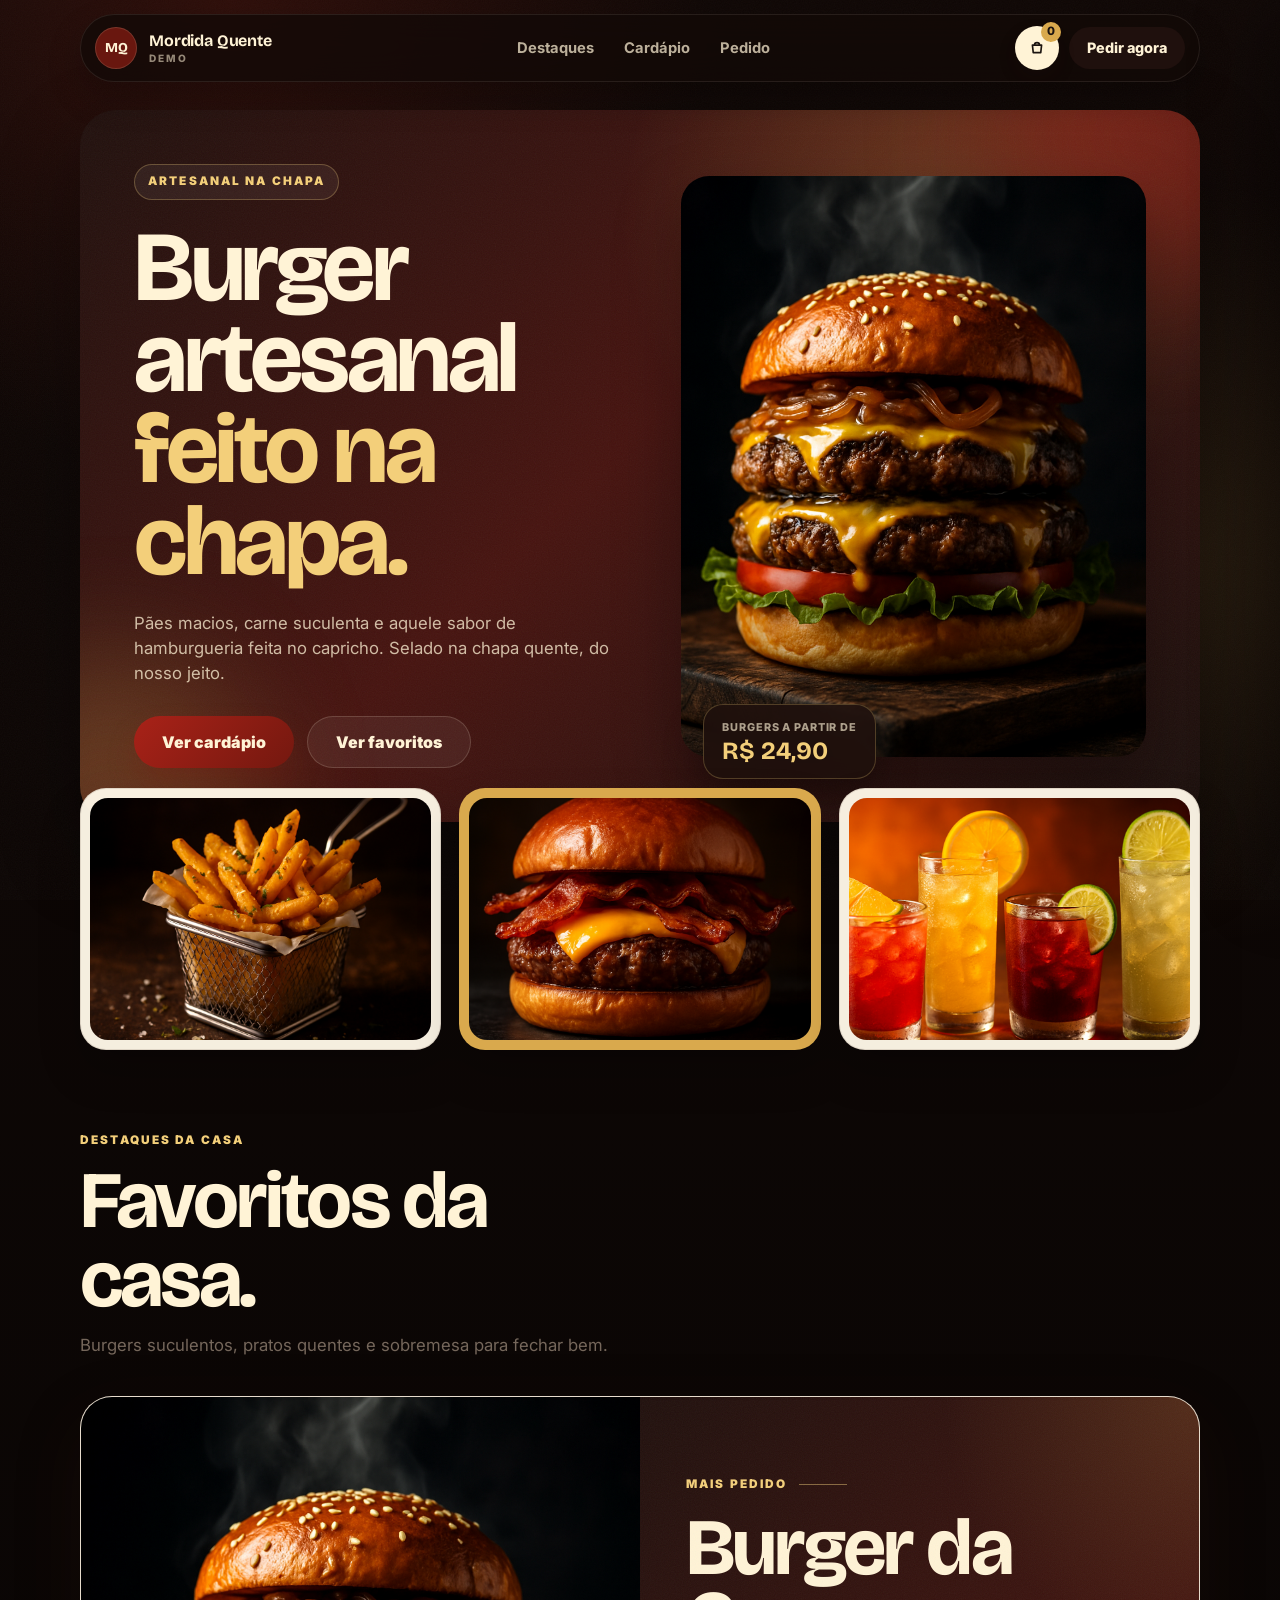
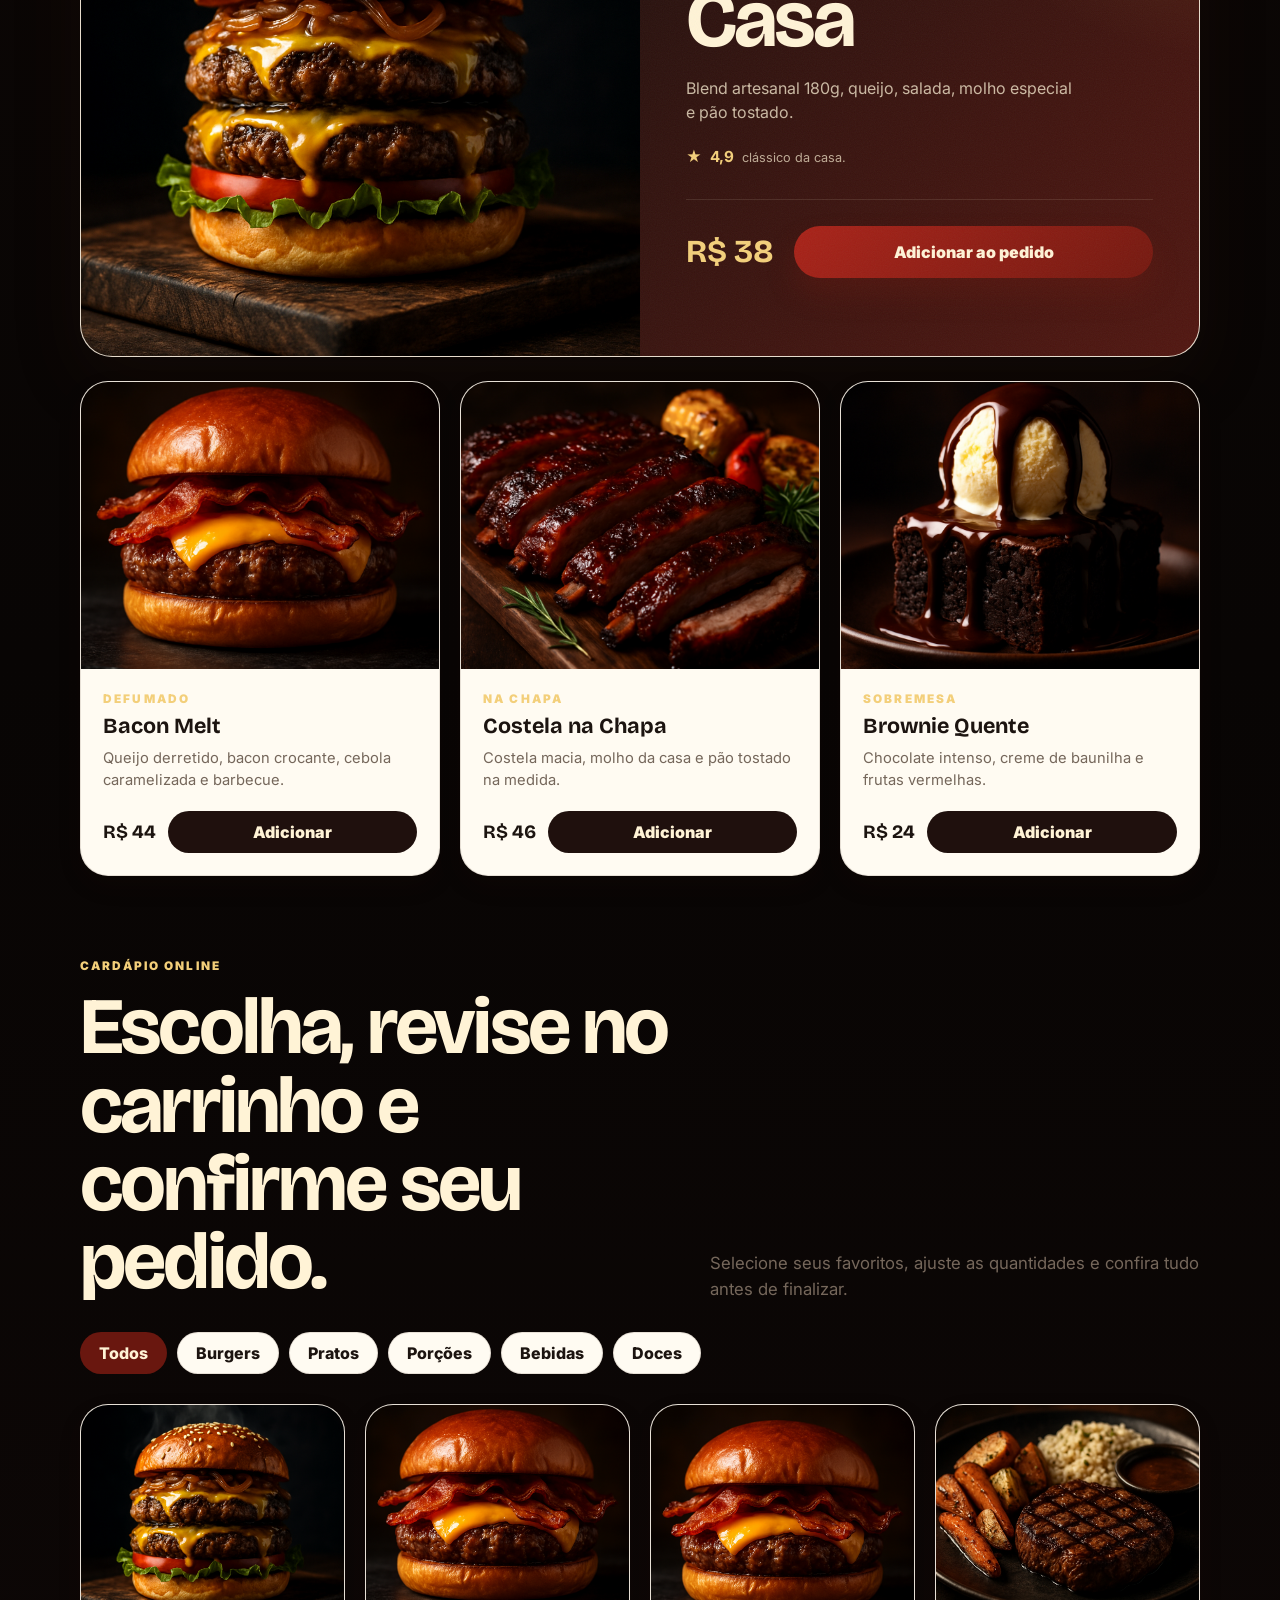
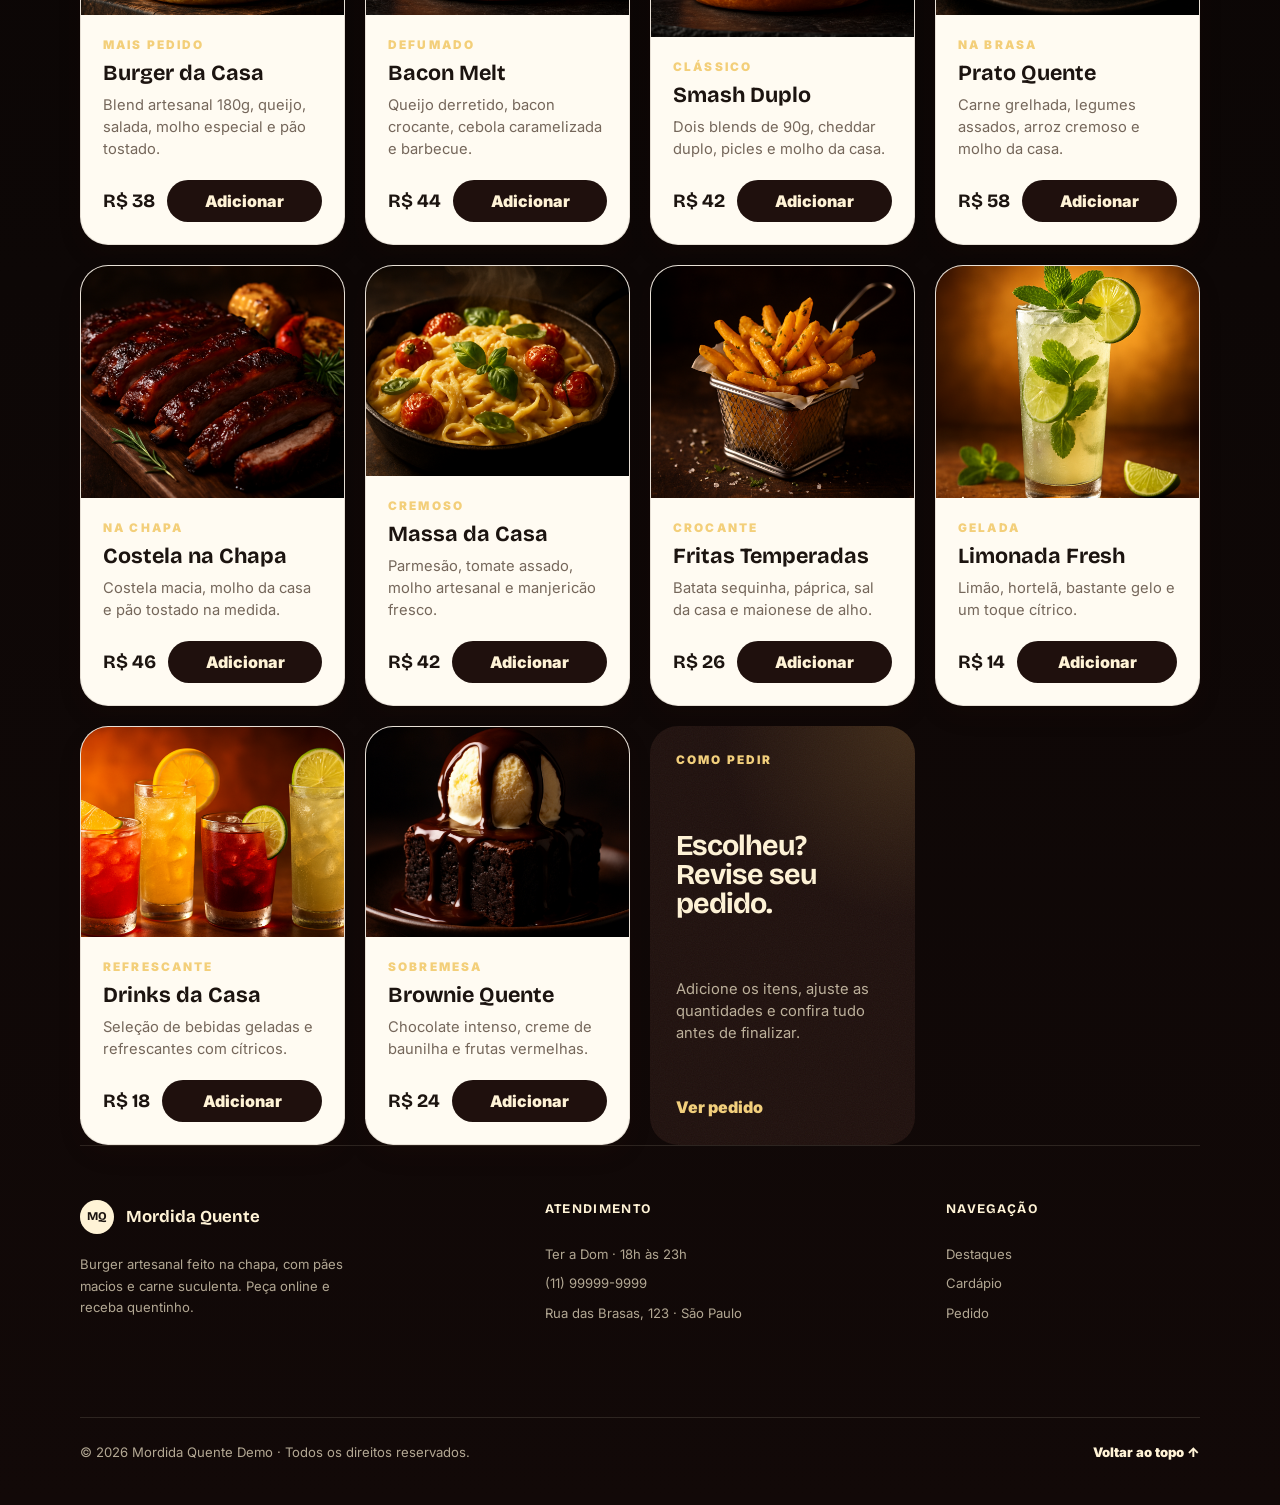
<file: demo-restaurante/index.html>
<!DOCTYPE html>
<html lang="pt-BR">
  <head>
    <meta charset="UTF-8" />
    <meta name="viewport" content="width=device-width, initial-scale=1.0" />
    <title>Mordida Quente Demo | Cardápio online premium</title>
    <meta
      name="description"
      content="Cardápio online da Mordida Quente Demo, com burgers artesanais, pratos, porções, bebidas e sobremesas."
    />
    <link rel="preconnect" href="https://fonts.googleapis.com" />
    <link rel="preconnect" href="https://fonts.gstatic.com" crossorigin />
    <link
      href="https://fonts.googleapis.com/css2?family=Bricolage+Grotesque:wght@600;700;800&family=Inter:wght@400;500;600;700;800&display=swap"
      rel="stylesheet"
    />
    <link rel="stylesheet" href="styles.css" />
  </head>
  <body>
    <header class="site-header">
      <div class="header-shell">
        <a class="brand" href="#inicio" aria-label="Mordida Quente Demo, início">
          <span class="brand-mark">MQ</span>
          <span class="brand-text">
            <strong>Mordida Quente</strong>
            <small>Demo</small>
          </span>
        </a>

        <nav class="desktop-nav" aria-label="Navegação principal">
          <a href="#destaques">Destaques</a>
          <a href="#cardapio">Cardápio</a>
          <a href="#pedido" data-open-cart>Pedido</a>
        </nav>

        <div class="header-actions">
          <a class="cart-button" href="#pedido" aria-label="Abrir carrinho" data-open-cart>
            <span class="cart-icon" aria-hidden="true">
              <svg viewBox="0 0 24 24" focusable="false">
                <path d="M6.5 8.5h11l-1 9h-9l-1-9Z"></path>
                <path d="M9 8.5a3 3 0 0 1 6 0"></path>
              </svg>
            </span>
            <span class="cart-count" data-cart-badge>0</span>
          </a>
          <a class="header-cta" href="#cardapio">Pedir agora</a>
        </div>
      </div>
    </header>

    <main>
      <section class="hero" id="inicio">
        <div class="hero-card grain">
          <div class="hero-glow hero-glow-primary" aria-hidden="true"></div>
          <div class="hero-glow hero-glow-gold" aria-hidden="true"></div>

          <div class="hero-content">
            <div class="hero-copy">
              <span class="hero-tag">Artesanal na chapa</span>
              <h1>Burger artesanal <span>feito na chapa.</span></h1>
              <p>
                Pães macios, carne suculenta e aquele sabor de hamburgueria
                feita no capricho. Selado na chapa quente, do nosso jeito.
              </p>

              <div class="hero-rating" aria-label="Avaliação média">
                <span class="stars" aria-hidden="true">★★★★★</span>
                <strong>4,9</strong>
                <span><strong>+2.400</strong> pedidos avaliados.</span>
              </div>

              <div class="hero-actions">
                <a class="button button-primary" href="#cardapio">Ver cardápio</a>
                <a class="button button-soft" href="#destaques">Ver favoritos</a>
              </div>
            </div>

            <div class="hero-media">
              <div class="hero-image">
                <img
                  src="assets/images/hero-burger.png"
                  alt="Hambúrguer artesanal com carne suculenta, queijo derretido e pão brioche selado na chapa"
                />
              </div>
              <div class="hero-price">
                <span>Burgers a partir de</span>
                <strong>R$ 24,90</strong>
              </div>
            </div>
          </div>
        </div>
      </section>

      <section class="category-strip" aria-label="Categorias em destaque">
        <a class="category-card" href="#cardapio">
          <img src="assets/images/fritas.png" alt="Porção de fritas crocantes" />
          <span>Fritas crocantes</span>
        </a>
        <a class="category-card is-highlight" href="#cardapio">
          <img src="assets/images/bacon-burger.png" alt="Burger artesanal com queijo e bacon" />
          <span>Burger artesanal</span>
        </a>
        <a class="category-card" href="#cardapio">
          <img src="assets/images/bebidas.png" alt="Bebidas geladas servidas com gelo" />
          <span>Bebidas geladas</span>
        </a>
      </section>

      <section class="section favorites" id="destaques">
        <header class="section-header">
          <span>Destaques da casa</span>
          <h2>Favoritos da casa.</h2>
          <p>Burgers suculentos, pratos quentes e sobremesa para fechar bem.</p>
        </header>

        <article class="featured-card" data-name="Burger da Casa" data-price="38">
          <div class="featured-image">
            <img src="assets/images/hero-burger.png" alt="Burger da Casa com queijo derretido" />
          </div>
          <div class="featured-content grain">
            <div class="feature-label">
              <span>Mais pedido</span>
              <i aria-hidden="true"></i>
            </div>
            <h3>Burger da Casa</h3>
            <p>Blend artesanal 180g, queijo, salada, molho especial e pão tostado.</p>
            <div class="rating-line">
              <span aria-hidden="true">★</span>
              <strong>4,9</strong>
              <small>clássico da casa.</small>
            </div>
            <div class="featured-order">
              <strong>R$ 38</strong>
              <button class="button button-primary add-to-cart" type="button">
                Adicionar ao pedido
              </button>
            </div>
          </div>
        </article>

        <div class="side-grid">
          <article class="food-card" data-name="Bacon Melt" data-price="44">
            <img src="assets/images/bacon-burger.png" alt="Bacon Melt com queijo derretido" />
            <div>
              <span>Defumado</span>
              <h3>Bacon Melt</h3>
              <p>Queijo derretido, bacon crocante, cebola caramelizada e barbecue.</p>
              <div class="card-order">
                <strong>R$ 44</strong>
                <button class="add-to-cart" type="button">Adicionar</button>
              </div>
            </div>
          </article>

          <article class="food-card" data-name="Costela na Chapa" data-price="46">
            <img src="assets/images/costela.png" alt="Costela na chapa com pão tostado" />
            <div>
              <span>Na chapa</span>
              <h3>Costela na Chapa</h3>
              <p>Costela macia, molho da casa e pão tostado na medida.</p>
              <div class="card-order">
                <strong>R$ 46</strong>
                <button class="add-to-cart" type="button">Adicionar</button>
              </div>
            </div>
          </article>

          <article class="food-card" data-name="Brownie Quente" data-price="24">
            <img src="assets/images/brownie.png" alt="Brownie quente com creme e frutas vermelhas" />
            <div>
              <span>Sobremesa</span>
              <h3>Brownie Quente</h3>
              <p>Chocolate intenso, creme de baunilha e frutas vermelhas.</p>
              <div class="card-order">
                <strong>R$ 24</strong>
                <button class="add-to-cart" type="button">Adicionar</button>
              </div>
            </div>
          </article>
        </div>
      </section>

      <section class="section menu-section" id="cardapio">
        <div class="menu-heading">
          <div>
            <span>Cardápio online</span>
            <h2>Escolha, revise no carrinho e confirme seu pedido.</h2>
          </div>
          <p>
            Selecione seus favoritos, ajuste as quantidades e confira tudo antes
            de finalizar.
          </p>
        </div>

        <div class="filters" role="tablist" aria-label="Categorias do cardápio">
          <button class="filter active" type="button" data-filter="Todos">Todos</button>
          <button class="filter" type="button" data-filter="Burgers">Burgers</button>
          <button class="filter" type="button" data-filter="Pratos">Pratos</button>
          <button class="filter" type="button" data-filter="Porções">Porções</button>
          <button class="filter" type="button" data-filter="Bebidas">Bebidas</button>
          <button class="filter" type="button" data-filter="Doces">Doces</button>
        </div>

        <div class="product-grid">
          <article class="product-card" data-category="Burgers" data-name="Burger da Casa" data-price="38">
            <img src="assets/images/hero-burger.png" alt="Burger da Casa" />
            <div>
              <span>Mais pedido</span>
              <h3>Burger da Casa</h3>
              <p>Blend artesanal 180g, queijo, salada, molho especial e pão tostado.</p>
              <div class="product-order">
                <strong>R$ 38</strong>
                <button class="add-to-cart" type="button">Adicionar</button>
              </div>
            </div>
          </article>

          <article class="product-card" data-category="Burgers" data-name="Bacon Melt" data-price="44">
            <img src="assets/images/bacon-burger.png" alt="Bacon Melt" />
            <div>
              <span>Defumado</span>
              <h3>Bacon Melt</h3>
              <p>Queijo derretido, bacon crocante, cebola caramelizada e barbecue.</p>
              <div class="product-order">
                <strong>R$ 44</strong>
                <button class="add-to-cart" type="button">Adicionar</button>
              </div>
            </div>
          </article>

          <article class="product-card" data-category="Burgers" data-name="Smash Duplo" data-price="42">
            <img src="assets/images/bacon-burger.png" alt="Smash Duplo" />
            <div>
              <span>Clássico</span>
              <h3>Smash Duplo</h3>
              <p>Dois blends de 90g, cheddar duplo, picles e molho da casa.</p>
              <div class="product-order">
                <strong>R$ 42</strong>
                <button class="add-to-cart" type="button">Adicionar</button>
              </div>
            </div>
          </article>

          <article class="product-card" data-category="Pratos" data-name="Prato Quente" data-price="58">
            <img src="assets/images/prato.png" alt="Prato quente com carne grelhada" />
            <div>
              <span>Na brasa</span>
              <h3>Prato Quente</h3>
              <p>Carne grelhada, legumes assados, arroz cremoso e molho da casa.</p>
              <div class="product-order">
                <strong>R$ 58</strong>
                <button class="add-to-cart" type="button">Adicionar</button>
              </div>
            </div>
          </article>

          <article class="product-card" data-category="Pratos" data-name="Costela na Chapa" data-price="46">
            <img src="assets/images/costela.png" alt="Costela na Chapa" />
            <div>
              <span>Na chapa</span>
              <h3>Costela na Chapa</h3>
              <p>Costela macia, molho da casa e pão tostado na medida.</p>
              <div class="product-order">
                <strong>R$ 46</strong>
                <button class="add-to-cart" type="button">Adicionar</button>
              </div>
            </div>
          </article>

          <article class="product-card" data-category="Pratos" data-name="Massa da Casa" data-price="42">
            <img src="assets/images/massa.png" alt="Massa da Casa" />
            <div>
              <span>Cremoso</span>
              <h3>Massa da Casa</h3>
              <p>Parmesão, tomate assado, molho artesanal e manjericão fresco.</p>
              <div class="product-order">
                <strong>R$ 42</strong>
                <button class="add-to-cart" type="button">Adicionar</button>
              </div>
            </div>
          </article>

          <article class="product-card" data-category="Porções" data-name="Fritas Temperadas" data-price="26">
            <img src="assets/images/fritas.png" alt="Fritas Temperadas" />
            <div>
              <span>Crocante</span>
              <h3>Fritas Temperadas</h3>
              <p>Batata sequinha, páprica, sal da casa e maionese de alho.</p>
              <div class="product-order">
                <strong>R$ 26</strong>
                <button class="add-to-cart" type="button">Adicionar</button>
              </div>
            </div>
          </article>

          <article class="product-card" data-category="Bebidas" data-name="Limonada Fresh" data-price="14">
            <img src="assets/images/limonada.png" alt="Limonada Fresh" />
            <div>
              <span>Gelada</span>
              <h3>Limonada Fresh</h3>
              <p>Limão, hortelã, bastante gelo e um toque cítrico.</p>
              <div class="product-order">
                <strong>R$ 14</strong>
                <button class="add-to-cart" type="button">Adicionar</button>
              </div>
            </div>
          </article>

          <article class="product-card" data-category="Bebidas" data-name="Drinks da Casa" data-price="18">
            <img src="assets/images/bebidas.png" alt="Drinks da Casa" />
            <div>
              <span>Refrescante</span>
              <h3>Drinks da Casa</h3>
              <p>Seleção de bebidas geladas e refrescantes com cítricos.</p>
              <div class="product-order">
                <strong>R$ 18</strong>
                <button class="add-to-cart" type="button">Adicionar</button>
              </div>
            </div>
          </article>

          <article class="product-card" data-category="Doces" data-name="Brownie Quente" data-price="24">
            <img src="assets/images/brownie.png" alt="Brownie Quente" />
            <div>
              <span>Sobremesa</span>
              <h3>Brownie Quente</h3>
              <p>Chocolate intenso, creme de baunilha e frutas vermelhas.</p>
              <div class="product-order">
                <strong>R$ 24</strong>
                <button class="add-to-cart" type="button">Adicionar</button>
              </div>
            </div>
          </article>

          <article class="how-card grain">
            <span>Como pedir</span>
            <h3>Escolheu? Revise seu pedido.</h3>
            <p>Adicione os itens, ajuste as quantidades e confira tudo antes de finalizar.</p>
            <a href="#pedido" data-open-cart>Ver pedido</a>
          </article>
        </div>
      </section>
    </main>

    <footer class="site-footer">
      <div class="footer-main">
        <div class="footer-brand">
          <span class="brand-mark">MQ</span>
          <strong>Mordida Quente</strong>
        </div>
        <p>
          Burger artesanal feito na chapa, com pães macios e carne suculenta.
          Peça online e receba quentinho.
        </p>
      </div>
      <div class="footer-group">
        <h2>Atendimento</h2>
        <p>Ter a Dom · 18h às 23h</p>
        <p>(11) 99999-9999</p>
        <p>Rua das Brasas, 123 · São Paulo</p>
      </div>
      <nav class="footer-group" aria-label="Navegação do rodapé">
        <h2>Navegação</h2>
        <a href="#destaques">Destaques</a>
        <a href="#cardapio">Cardápio</a>
        <a href="#pedido" data-open-cart>Pedido</a>
      </nav>
      <div class="footer-bottom">
        <p>© 2026 Mordida Quente Demo · Todos os direitos reservados.</p>
        <a href="#inicio">Voltar ao topo ↑</a>
      </div>
    </footer>

    <aside class="cart-drawer" id="pedido" data-cart-drawer aria-hidden="true">
      <div class="drawer-screen cart-screen" data-drawer-screen="cart">
        <header class="drawer-header">
          <div class="drawer-title">
            <span class="drawer-icon" aria-hidden="true">
              <svg viewBox="0 0 24 24" focusable="false">
                <path d="M6.5 8.5h11l-1 9h-9l-1-9Z"></path>
                <path d="M9 8.5a3 3 0 0 1 6 0"></path>
              </svg>
            </span>
            <div>
              <strong>Seu pedido</strong>
              <small data-cart-count>0 itens</small>
            </div>
          </div>
          <button class="drawer-close" type="button" data-close-cart aria-label="Fechar carrinho">×</button>
        </header>

        <div class="drawer-body">
          <div class="cart-items" data-cart-items>
            <p class="empty-cart">Seu carrinho ainda está vazio. Escolha um item do cardápio para começar.</p>
          </div>
        </div>

        <footer class="drawer-footer">
          <div class="drawer-total">
            <span>Subtotal</span>
            <strong data-cart-total>R$ 0</strong>
          </div>
          <p>Frete e tempo de entrega combinados na confirmação.</p>
          <button class="drawer-primary" type="button" data-confirm-items>Confirmar itens →</button>
          <button class="drawer-secondary" type="button" data-clear-cart hidden>Limpar carrinho</button>
        </footer>
      </div>

      <form class="drawer-screen checkout-screen" data-drawer-screen="checkout" data-order-form hidden>
        <header class="drawer-header">
          <div class="drawer-title">
            <button class="drawer-back" type="button" data-back-cart aria-label="Voltar ao carrinho">←</button>
            <div>
              <strong>Finalizar pedido</strong>
              <small>Entrega e pagamento</small>
            </div>
          </div>
          <button class="drawer-close" type="button" data-close-cart aria-label="Fechar checkout">×</button>
        </header>

        <div class="drawer-body drawer-form">
          <label>
            <span>Endereço completo</span>
            <input name="endereco" type="text" placeholder="Rua, número, bairro" autocomplete="street-address" required />
          </label>
          <label>
            <span>Ponto de referência</span>
            <input name="referencia" type="text" placeholder="Ex: portão azul, ao lado da padaria" />
          </label>
          <fieldset>
            <legend>Forma de pagamento</legend>
            <label><input type="radio" name="pagamento" value="Pix" checked /> Pix</label>
            <label><input type="radio" name="pagamento" value="Crédito" /> Crédito</label>
            <label><input type="radio" name="pagamento" value="Débito" /> Débito</label>
          </fieldset>
          <label>
            <span>Observações</span>
            <textarea name="observacoes" rows="4" placeholder="Ex: sem cebola, troco para R$ 100..."></textarea>
          </label>
          <p class="form-status" data-form-status></p>
        </div>

        <footer class="drawer-footer">
          <div class="drawer-total">
            <span>Total</span>
            <strong data-checkout-total>R$ 0</strong>
          </div>
          <button class="drawer-primary" type="submit">Confirmar informações →</button>
        </footer>
      </form>

      <div class="drawer-screen review-screen" data-drawer-screen="review" data-order-review hidden>
        <header class="drawer-header">
          <div class="drawer-title">
            <button class="drawer-back" type="button" data-review-back aria-label="Editar informações">←</button>
            <div>
              <strong>Resumo do pedido</strong>
              <small>Confira antes de finalizar</small>
            </div>
          </div>
          <button class="drawer-close" type="button" data-close-cart aria-label="Fechar resumo">×</button>
        </header>

        <div class="drawer-body">
          <div class="review-block">
            <h3>Itens</h3>
            <div data-review-items></div>
          </div>
          <div class="review-block">
            <h3>Entrega e pagamento</h3>
            <div data-review-info></div>
          </div>
          <p class="form-status" data-review-status></p>
        </div>

        <footer class="drawer-footer">
          <div class="drawer-total">
            <span>Total</span>
            <strong data-review-total>R$ 0</strong>
          </div>
          <button class="drawer-primary" type="button" data-finalize-order>Finalizar Pedido →</button>
        </footer>
      </div>
    </aside>

    <a class="floating-cart is-hidden" href="#pedido" data-floating-cart data-open-cart aria-label="Abrir carrinho">
      <span data-floating-count>0</span>
      Ver pedido
    </a>

    <script src="script.js"></script>
  </body>
</html>
</file>
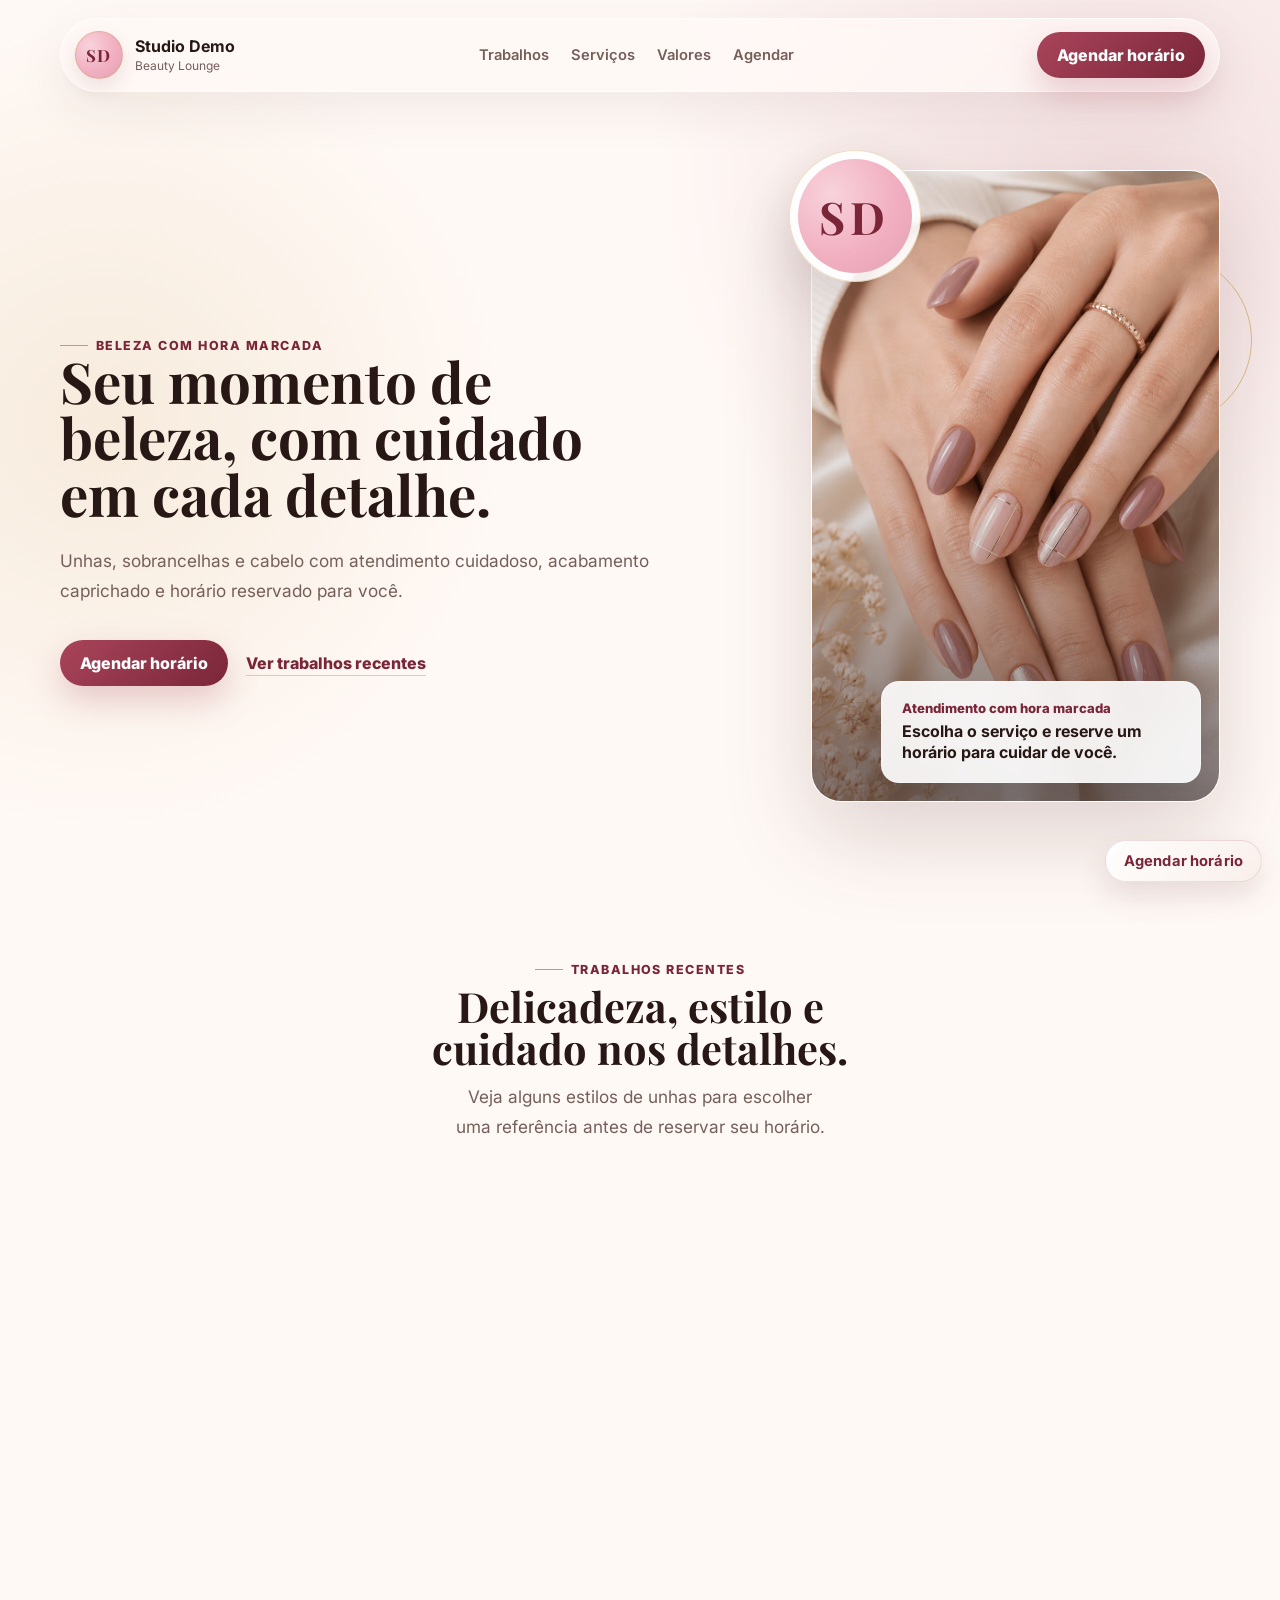
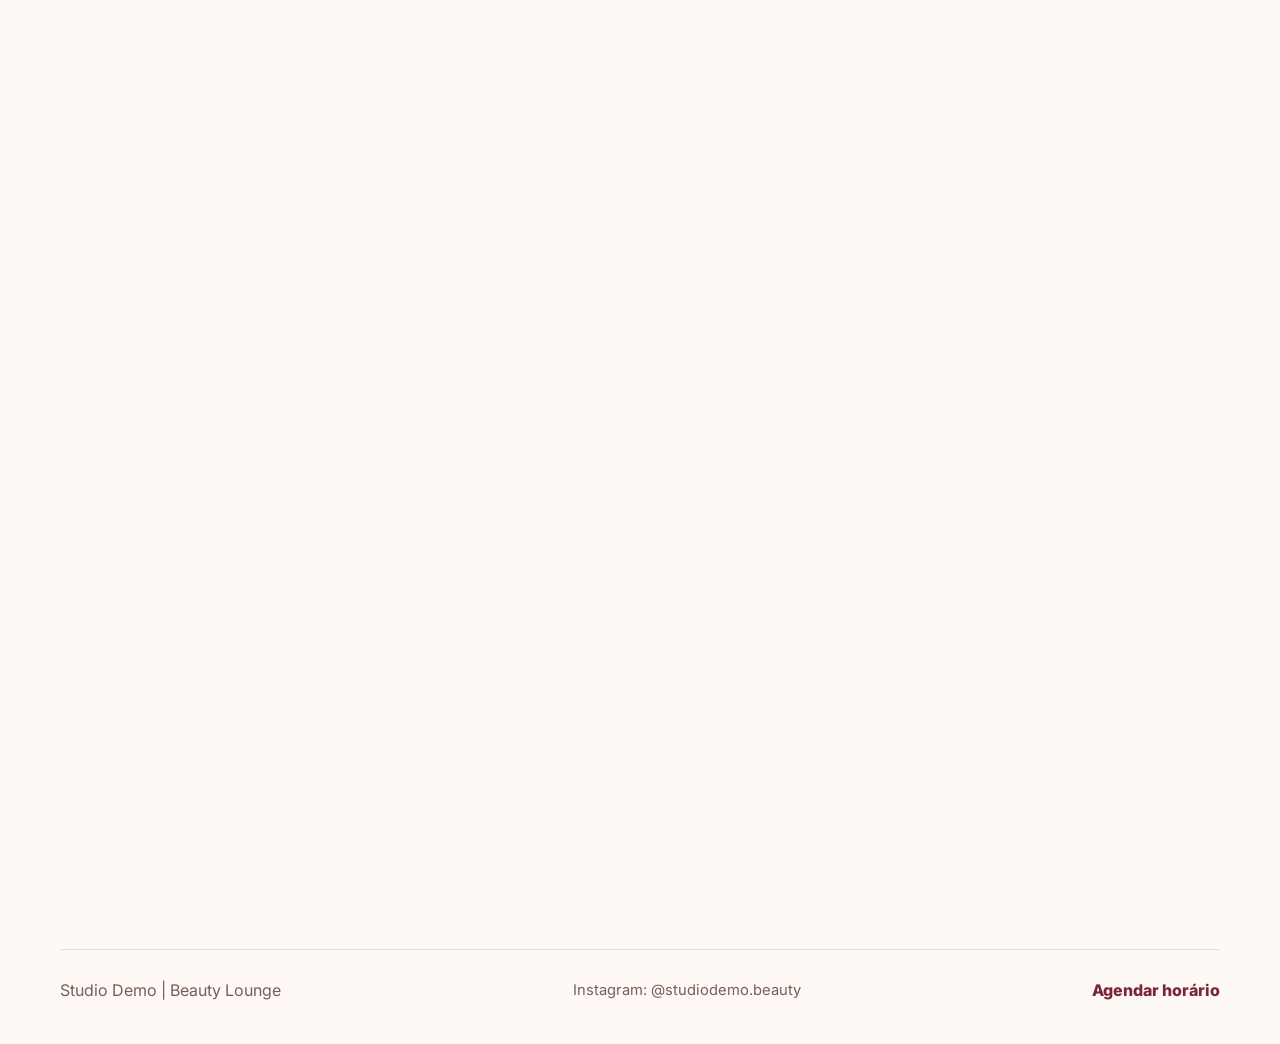
<file: demo-salao/index.html>
<!doctype html>
<html lang="pt-BR">
  <head>
    <meta charset="UTF-8" />
    <meta name="viewport" content="width=device-width, initial-scale=1.0" />
    <title>Studio Demo | Beauty Lounge</title>
    <meta
      name="description"
      content="Landing page de demonstração para salão de beleza com serviços, valores de referência e agendamento."
    />
    <link rel="preconnect" href="https://fonts.googleapis.com" />
    <link rel="preconnect" href="https://fonts.gstatic.com" crossorigin />
    <link
      href="https://fonts.googleapis.com/css2?family=Inter:wght@400;500;600;700;800&family=Playfair+Display:wght@600;700&display=swap"
      rel="stylesheet"
    />
    <link rel="stylesheet" href="./styles.css" />
  </head>
  <body>
    <div class="page-shell">
      <header class="site-header">
        <a class="brand" href="#inicio" aria-label="Studio Demo Beauty Lounge">
          <span class="brand-logo demo-brand-mark" aria-hidden="true">SD</span>
          <span>
            <strong>Studio Demo</strong>
            <small>Beauty Lounge</small>
          </span>
        </a>

        <nav class="nav-links" aria-label="Navegação principal">
          <a href="#trabalhos">Trabalhos</a>
          <a href="#servicos">Serviços</a>
          <a href="#valores">Valores</a>
          <a href="#agendar">Agendar</a>
        </nav>

        <a class="header-cta" href="#agendar">Agendar horário</a>
      </header>

      <main>
        <section class="hero" id="inicio">
          <div class="hero-copy reveal" data-reveal-delay="80">
            <span class="eyebrow">Beleza com hora marcada</span>
            <h1>Seu momento de beleza, com cuidado em cada detalhe.</h1>
            <p>
              Unhas, sobrancelhas e cabelo com atendimento cuidadoso, acabamento
              caprichado e horário reservado para você.
            </p>

            <div class="hero-actions">
              <a class="button primary" href="#agendar">Agendar horário</a>
              <a class="hero-text-link" href="#trabalhos">Ver trabalhos recentes</a>
            </div>
          </div>

          <div class="hero-visual reveal" data-reveal-delay="180">
            <div class="hero-logo-card">
              <div class="hero-demo-mark" aria-hidden="true">SD</div>
            </div>
            <div class="hero-card">
              <img
                src="./assets/images/unha-azul-marinho.png"
                alt="Unhas em tons nude e rosé com acabamento elegante"
              />
              <div class="floating-note">
                <span>Atendimento com hora marcada</span>
                <strong>Escolha o serviço e reserve um horário para cuidar de você.</strong>
              </div>
            </div>
            <div class="accent-orbit" aria-hidden="true"></div>
          </div>
        </section>

        <section class="section gallery-section" id="trabalhos">
          <div class="section-heading reveal">
            <span class="eyebrow">Trabalhos recentes</span>
            <h2>Delicadeza, estilo e cuidado nos detalhes.</h2>
            <p>
              Veja alguns estilos de unhas para escolher uma referência antes de
              reservar seu horário.
            </p>
          </div>

          <div class="gallery-grid">
            <button class="gallery-item reveal" type="button" data-image="./assets/images/unha-azul-marinho-portfolio.png">
              <img src="./assets/images/unha-azul-marinho-portfolio.png" alt="Unhas francesinhas suaves com detalhe delicado" />
              <span>Francesinha suave</span>
            </button>
            <button class="gallery-item reveal" type="button" data-image="./assets/images/unha-branca-dourada.png">
              <img src="./assets/images/unha-branca-dourada.png" alt="Unhas em tons intensos com acabamento sofisticado" />
              <span>Elegância intensa</span>
            </button>
            <button class="gallery-item reveal" type="button" data-image="./assets/images/unha-nude-delicada.png">
              <img src="./assets/images/unha-nude-delicada.png" alt="Unhas nude com brilho suave e linhas delicadas" />
              <span>Nude com brilho</span>
            </button>
            <button class="gallery-item reveal" type="button" data-image="./assets/images/unha-cinza-glitter.png">
              <img src="./assets/images/unha-cinza-glitter.png" alt="Unhas em azul claro com acabamento delicado" />
              <span>Azul delicado</span>
            </button>
          </div>
        </section>

        <section class="section services" id="servicos">
          <div class="section-heading reveal">
            <span class="eyebrow">Serviços</span>
            <h2>Escolha o serviço ideal para você.</h2>
            <p>
              Serviços para mãos, pés, sobrancelhas e cabelo, organizados para
              você encontrar rápido o que precisa.
            </p>
          </div>

          <div class="service-grid">
            <article class="service-card reveal">
              <span>01</span>
              <h3>Manicure</h3>
              <p>Esmaltação tradicional, cutilagem e acabamento delicado para valorizar as mãos.</p>
            </article>
            <article class="service-card reveal">
              <span>02</span>
              <h3>Pedicure</h3>
              <p>Cuidado com os pés para deixar o visual limpo, bonito e confortável.</p>
            </article>
            <article class="service-card reveal">
              <span>03</span>
              <h3>Alongamentos</h3>
              <p>Fibra e manutenção para quem busca unhas mais resistentes e elegantes.</p>
            </article>
            <article class="service-card reveal">
              <span>04</span>
              <h3>Sobrancelhas</h3>
              <p>Design, henna e cuidado para realçar a expressão com naturalidade.</p>
            </article>
            <article class="service-card reveal">
              <span>05</span>
              <h3>Cabelo</h3>
              <p>Corte, escova, tratamento capilar e finalizações para renovar o visual.</p>
            </article>
            <article class="service-card reveal">
              <span>06</span>
              <h3>Alisamentos</h3>
              <p>Progressiva com ou sem formol, indicada conforme o objetivo e o comprimento do cabelo.</p>
            </article>
          </div>
        </section>

        <section class="section price-section" id="valores">
          <div class="section-heading reveal">
            <span class="eyebrow">Valores</span>
            <h2>Valores dos serviços.</h2>
            <p>
              Confira os valores de referência antes de agendar. Alguns serviços
              podem variar conforme a técnica, o tamanho ou a avaliação no atendimento.
            </p>
          </div>

          <div class="price-board reveal" aria-label="Valores dos serviços">
            <div class="price-row">
              <span>Manicure tradicional</span>
              <strong>R$ 35 a R$ 50</strong>
            </div>
            <div class="price-row">
              <span>Pedicure</span>
              <strong>R$ 40 a R$ 55</strong>
            </div>
            <div class="price-row">
              <span>Alongamento em fibra</span>
              <strong>R$ 140 a R$ 180</strong>
            </div>
            <div class="price-row">
              <span>Cabelo</span>
              <strong>A partir de R$ 50</strong>
            </div>
            <div class="price-row">
              <span>Sobrancelha</span>
              <strong>A partir de R$ 15</strong>
            </div>
            <div class="price-row">
              <span>Alisamento</span>
              <strong>R$ 140 a R$ 260</strong>
            </div>
          </div>
        </section>

        <section class="section booking-section" id="agendar">
          <div class="booking-panel reveal">
            <div class="booking-info">
              <span class="eyebrow">Agendamento</span>
              <h2>Reserve seu horário.</h2>
              <p>
                Envie o serviço desejado, o melhor dia e o horário de preferência.
                A confirmação será feita conforme a disponibilidade da agenda.
              </p>
              <ul>
                <li>
                  <strong>Atendimento</strong>
                  <span>Somente com horário marcado</span>
                </li>
                <li>
                  <strong>Endereço</strong>
                  <span>Avenida Exemplo, 123 - Centro</span>
                </li>
                <li>
                  <strong>Contato</strong>
                  <span>(00) 00000-0000</span>
                </li>
              </ul>
            </div>

            <form class="booking-form" id="bookingForm">
              <label>
                Seu nome
                <input id="clientName" name="clientName" type="text" placeholder="Ex: Maria" required />
              </label>

              <label>
                Serviço desejado
                <select id="serviceName" name="serviceName" required>
                  <option value="">Escolha uma opção</option>
                  <option>Manicure</option>
                  <option>Pedicure</option>
                  <option>Manicure e pedicure</option>
                  <option>Alongamento em fibra</option>
                  <option>Sobrancelhas</option>
                  <option>Corte ou escova</option>
                  <option>Progressiva</option>
                  <option>Outro serviço de beleza</option>
                </select>
              </label>

              <div class="form-row">
                <label>
                  Melhor dia
                  <input id="preferredDate" name="preferredDate" type="text" placeholder="Ex: sexta-feira" />
                </label>

                <label>
                  Horário de preferência
                  <input id="preferredTime" name="preferredTime" type="text" placeholder="Ex: 14h" />
                </label>
              </div>

              <label>
                Observações
                <textarea
                  id="notes"
                  name="notes"
                  rows="4"
                  placeholder="Ex: quero uma cor nude com detalhe delicado."
                ></textarea>
              </label>

              <button class="button primary full" type="submit">Solicitar agendamento</button>
            </form>
          </div>
        </section>
      </main>

      <footer class="site-footer">
        <p>Studio Demo | Beauty Lounge</p>
        <span>Instagram: @studiodemo.beauty</span>
        <a href="#agendar">Agendar horário</a>
      </footer>
    </div>

    <a class="whatsapp-float" href="#agendar" aria-label="Ir para agendamento">Agendar horário</a>

    <div class="lightbox" id="lightbox" aria-hidden="true">
      <button class="lightbox-close" type="button" aria-label="Fechar imagem">x</button>
      <img alt="" />
    </div>

    <script src="./script.js"></script>
  </body>
</html>
</file>
<file: demo-restaurante/styles.css>
:root {
  color-scheme: light;
  --bg: #f6eddc;
  --surface: #fff7e8;
  --surface-strong: #fffbf2;
  --ink: #1c1410;
  --muted: #75675b;
  --line: rgba(72, 43, 27, 0.13);
  --wine: #69170f;
  --wine-deep: #1f100d;
  --wine-soft: #8f2418;
  --gold: #d9a94d;
  --gold-soft: #f3cf7a;
  --cream: #fff3d6;
  --night: #0c0706;
  --night-soft: #140b08;
  --shadow: 0 24px 70px rgba(64, 30, 17, 0.16);
  --shadow-soft: 0 12px 34px rgba(64, 30, 17, 0.1);
  --radius-xl: 28px;
  --radius-lg: 22px;
  --radius-md: 16px;
  --font-heading: "Bricolage Grotesque", "Inter", system-ui, sans-serif;
  --font-body: "Inter", system-ui, sans-serif;
}

* {
  box-sizing: border-box;
}

html {
  scroll-behavior: smooth;
}

body {
  margin: 0;
  overflow-x: hidden;
  background:
    radial-gradient(circle at 18% 0%, rgba(143, 36, 24, 0.24), transparent 30rem),
    radial-gradient(circle at 92% 12%, rgba(217, 169, 77, 0.12), transparent 24rem),
    linear-gradient(180deg, #100806 0%, #080504 48%, #120908 100%);
  color: var(--cream);
  font-family: var(--font-body);
  line-height: 1.5;
}

body::before {
  content: "";
  position: fixed;
  inset: 0;
  z-index: -1;
  pointer-events: none;
  opacity: 0.035;
  background-image: url("data:image/svg+xml,%3Csvg xmlns='http://www.w3.org/2000/svg' width='160' height='160'%3E%3Cfilter id='n'%3E%3CfeTurbulence type='fractalNoise' baseFrequency='0.85' numOctaves='3' stitchTiles='stitch'/%3E%3C/filter%3E%3Crect width='100%25' height='100%25' filter='url(%23n)'/%3E%3C/svg%3E");
}

img {
  display: block;
  max-width: 100%;
}

a {
  color: inherit;
  text-decoration: none;
}

button,
input,
textarea {
  font: inherit;
}

button {
  cursor: pointer;
}

:focus-visible {
  outline: 3px solid rgba(217, 169, 77, 0.72);
  outline-offset: 3px;
}

.site-header {
  position: sticky;
  top: 0;
  z-index: 50;
  padding: 14px 16px 0;
}

.header-shell {
  width: min(1120px, 100%);
  height: 68px;
  margin: 0 auto;
  display: flex;
  align-items: center;
  justify-content: space-between;
  gap: 16px;
  padding: 0 14px;
  border: 1px solid rgba(255, 243, 214, 0.09);
  border-radius: 999px;
  background: rgba(18, 9, 7, 0.78);
  box-shadow: 0 16px 34px rgba(0, 0, 0, 0.22);
  backdrop-filter: blur(18px);
}

.brand,
.header-actions,
.desktop-nav {
  display: flex;
  align-items: center;
}

.brand {
  min-width: 0;
  gap: 12px;
}

.brand-mark {
  display: inline-flex;
  width: 42px;
  height: 42px;
  flex: 0 0 auto;
  align-items: center;
  justify-content: center;
  border-radius: 50%;
  background: var(--wine);
  color: var(--cream);
  font: 800 0.85rem/1 var(--font-heading);
  box-shadow: inset 0 0 0 1px rgba(255, 243, 214, 0.14);
}

.brand-text {
  display: grid;
  line-height: 1.05;
}

.brand-text strong {
  font-family: var(--font-heading);
  font-size: 1rem;
  letter-spacing: -0.01em;
}

.brand-text small {
  margin-top: 3px;
  color: rgba(255, 243, 214, 0.55);
  font-size: 0.63rem;
  font-weight: 800;
  letter-spacing: 0.2em;
  text-transform: uppercase;
}

.desktop-nav {
  gap: 30px;
  color: rgba(255, 243, 214, 0.72);
  font-size: 0.92rem;
  font-weight: 700;
}

.desktop-nav a {
  transition: color 0.2s ease;
}

.desktop-nav a:hover {
  color: var(--gold-soft);
}

.header-actions {
  gap: 10px;
}

.cart-button {
  position: relative;
  display: inline-flex;
  width: 44px;
  height: 44px;
  align-items: center;
  justify-content: center;
  border-radius: 50%;
  background: var(--cream);
  color: var(--ink);
  box-shadow: 0 8px 18px rgba(31, 16, 13, 0.16);
}

.cart-icon {
  flex: 0 0 20px;
  width: 20px;
  height: 20px;
  display: grid;
  place-items: center;
  line-height: 0;
}

.cart-icon svg {
  width: 100%;
  height: 100%;
  fill: none;
  stroke: #1c1410;
  stroke-width: 2;
  stroke-linecap: round;
  stroke-linejoin: round;
}

.cart-count {
  position: absolute;
  top: -4px;
  right: -2px;
  min-width: 20px;
  height: 20px;
  padding: 0 6px;
  display: inline-flex;
  align-items: center;
  justify-content: center;
  border-radius: 999px;
  background: var(--gold);
  color: var(--ink);
  font-size: 0.72rem;
  font-weight: 800;
}

.header-cta {
  display: inline-flex;
  align-items: center;
  justify-content: center;
  min-height: 42px;
  padding: 0 18px;
  border-radius: 999px;
  background: var(--wine-deep);
  color: var(--cream);
  font-size: 0.9rem;
  font-weight: 800;
  transition: transform 0.2s ease, background 0.2s ease;
}

.header-cta:hover {
  background: var(--wine);
  transform: translateY(-1px);
}

.hero,
.section,
.category-strip,
.site-footer {
  width: min(1120px, calc(100% - 32px));
  margin-inline: auto;
}

.hero {
  padding: 28px 0 0;
}

.hero-card {
  position: relative;
  overflow: hidden;
  border-radius: 36px;
  background:
    radial-gradient(circle at 77% 15%, rgba(217, 169, 77, 0.25), transparent 20rem),
    linear-gradient(135deg, #20100d 0%, #46130f 48%, #1b100d 100%);
  color: var(--cream);
  box-shadow: 0 34px 80px rgba(0, 0, 0, 0.34);
}

.grain::after {
  content: "";
  position: absolute;
  inset: 0;
  pointer-events: none;
  opacity: 0.055;
  background-image: url("data:image/svg+xml,%3Csvg xmlns='http://www.w3.org/2000/svg' width='160' height='160'%3E%3Cfilter id='n'%3E%3CfeTurbulence type='fractalNoise' baseFrequency='0.85' numOctaves='3' stitchTiles='stitch'/%3E%3C/filter%3E%3Crect width='100%25' height='100%25' filter='url(%23n)'/%3E%3C/svg%3E");
}

.hero-glow {
  position: absolute;
  width: 300px;
  height: 300px;
  border-radius: 50%;
  pointer-events: none;
  filter: blur(58px);
}

.hero-glow-primary {
  top: -120px;
  right: -90px;
  background: rgba(154, 37, 24, 0.5);
}

.hero-glow-gold {
  left: -120px;
  bottom: -130px;
  background: rgba(217, 169, 77, 0.24);
}

.hero-content {
  position: relative;
  z-index: 1;
  display: grid;
  grid-template-columns: 1.05fr 0.95fr;
  gap: 34px;
  align-items: center;
  padding: 54px;
}

.hero-copy {
  max-width: 540px;
}

.hero-tag,
.section-header > span,
.menu-heading span,
.food-card span,
.product-card span,
.how-card span,
.feature-label span {
  color: var(--gold-soft);
  font-size: 0.74rem;
  font-weight: 900;
  letter-spacing: 0.18em;
  text-transform: uppercase;
}

.hero-tag {
  display: inline-flex;
  padding: 8px 13px;
  border: 1px solid rgba(243, 207, 122, 0.28);
  border-radius: 999px;
  background: rgba(255, 255, 255, 0.06);
}

.hero h1,
.section-header h2,
.menu-heading h2,
.featured-content h3,
.how-card h3 {
  margin: 0;
  font-family: var(--font-heading);
  letter-spacing: -0.035em;
}

.hero h1 {
  margin-top: 22px;
  max-width: 600px;
  font-size: clamp(3.4rem, 8vw, 6.2rem);
  line-height: 0.92;
}

.hero h1 span {
  color: var(--gold-soft);
}

.hero-copy p {
  max-width: 480px;
  margin: 24px 0 0;
  color: rgba(255, 243, 214, 0.75);
  font-size: 1.05rem;
}

.hero-rating {
  display: none;
  flex-wrap: wrap;
  align-items: center;
  gap: 8px 14px;
  margin-top: 26px;
  color: rgba(255, 243, 214, 0.74);
  font-size: 0.93rem;
}

.hero-rating strong,
.hero-rating .stars {
  color: var(--gold-soft);
}

.stars {
  letter-spacing: 0.08em;
}

.hero-actions {
  display: flex;
  flex-wrap: wrap;
  gap: 13px;
  margin-top: 30px;
}

.button,
.add-to-cart,
.clear-cart,
.how-card a {
  border: 0;
  border-radius: 999px;
  font-weight: 900;
  transition: transform 0.2s ease, box-shadow 0.2s ease, background 0.2s ease, color 0.2s ease;
}

.button {
  display: inline-flex;
  min-height: 52px;
  align-items: center;
  justify-content: center;
  padding: 0 28px;
}

.button-primary {
  background: linear-gradient(135deg, #a92218, #74180f);
  color: var(--cream);
  box-shadow: 0 16px 28px rgba(117, 24, 15, 0.28);
}

.button-primary:hover {
  transform: translateY(-2px);
  box-shadow: 0 20px 34px rgba(117, 24, 15, 0.34);
}

.button-soft {
  border: 1px solid rgba(255, 243, 214, 0.16);
  background: rgba(255, 255, 255, 0.06);
  color: var(--cream);
}

.button-soft:hover {
  background: rgba(255, 255, 255, 0.1);
}

.hero-media {
  position: relative;
  min-width: 0;
}

.hero-image {
  position: relative;
  overflow: hidden;
  aspect-ratio: 4 / 5;
  border-radius: 28px;
  box-shadow: 0 30px 65px rgba(7, 3, 2, 0.36);
  animation: floatHeroImage 5.2s ease-in-out infinite;
}

.hero-image::after {
  content: "";
  position: absolute;
  inset: 0;
  background: linear-gradient(180deg, transparent 58%, rgba(0, 0, 0, 0.36));
}

.hero-image img,
.category-card img,
.featured-image img,
.food-card img,
.product-card img {
  width: 100%;
  height: 100%;
  object-fit: cover;
}

.hero-price {
  position: absolute;
  left: 22px;
  bottom: -22px;
  z-index: 2;
  display: grid;
  gap: 3px;
  padding: 14px 18px;
  border: 1px solid rgba(243, 207, 122, 0.24);
  border-radius: 20px;
  background: rgba(31, 16, 13, 0.88);
  color: var(--cream);
  box-shadow: 0 22px 42px rgba(0, 0, 0, 0.3);
  backdrop-filter: blur(12px);
  animation: floatBadge 4.5s ease-in-out infinite;
}

.hero-price span {
  color: rgba(255, 243, 214, 0.64);
  font-size: 0.68rem;
  font-weight: 800;
  letter-spacing: 0.08em;
  text-transform: uppercase;
}

.hero-price strong {
  color: var(--gold-soft);
  font-family: var(--font-heading);
  font-size: 1.55rem;
  line-height: 1;
}

.category-strip {
  position: relative;
  z-index: 2;
  display: grid;
  grid-template-columns: repeat(3, 1fr);
  gap: 18px;
  margin-top: -34px;
}

.category-card {
  overflow: hidden;
  padding: 9px;
  border: 1px solid var(--line);
  border-radius: 26px;
  background: rgba(255, 248, 233, 0.96);
  color: var(--ink);
  box-shadow: 0 22px 42px rgba(0, 0, 0, 0.22);
  transition: transform 0.22s ease, box-shadow 0.22s ease;
}

.category-card:hover {
  transform: translateY(-4px);
  box-shadow: var(--shadow);
}

.category-card.is-highlight {
  border-color: rgba(217, 169, 77, 0.55);
  background: var(--gold);
}

.category-card img {
  aspect-ratio: 16 / 9;
  border-radius: 18px;
}

.category-card span {
  display: block;
  padding: 14px 8px 10px;
  text-align: center;
  font-family: var(--font-heading);
  font-size: 1.08rem;
  font-weight: 800;
}

.section {
  padding: 76px 0 0;
}

.section-header {
  max-width: 590px;
}

.section-header > span,
.menu-heading span,
.food-card span,
.product-card span,
.how-card span {
  color: var(--gold-soft);
}

.section-header h2,
.menu-heading h2 {
  color: var(--cream);
}

.section-header p,
.menu-heading p {
  color: rgba(255, 243, 214, 0.68);
}

.section-header h2,
.menu-heading h2 {
  margin-top: 12px;
  font-size: clamp(2.8rem, 7vw, 5rem);
  line-height: 0.98;
}

.section-header p,
.menu-heading p {
  margin: 14px 0 0;
  color: var(--muted);
  font-size: 1.05rem;
}

.featured-card {
  display: grid;
  grid-template-columns: 1fr 1fr;
  overflow: hidden;
  margin-top: 38px;
  border: 1px solid var(--line);
  border-radius: 32px;
  background: var(--surface);
  box-shadow: var(--shadow);
}

.featured-image {
  min-height: 420px;
}

.featured-content {
  position: relative;
  display: flex;
  flex-direction: column;
  justify-content: center;
  padding: 46px;
  background:
    radial-gradient(circle at 100% 0%, rgba(217, 169, 77, 0.16), transparent 16rem),
    linear-gradient(135deg, #20100d, #511610);
  color: var(--cream);
}

.feature-label {
  display: flex;
  align-items: center;
  gap: 12px;
}

.feature-label i {
  display: block;
  width: 48px;
  height: 1px;
  background: rgba(243, 207, 122, 0.46);
}

.featured-content h3 {
  margin-top: 18px;
  font-size: clamp(3rem, 7vw, 5rem);
  line-height: 0.9;
}

.featured-content p {
  max-width: 390px;
  margin: 20px 0 0;
  color: rgba(255, 243, 214, 0.74);
}

.rating-line {
  display: flex;
  align-items: center;
  gap: 8px;
  margin-top: 22px;
  color: rgba(255, 243, 214, 0.68);
  font-size: 0.95rem;
}

.rating-line span,
.rating-line strong {
  color: var(--gold-soft);
}

.featured-order {
  display: flex;
  align-items: center;
  gap: 20px;
  margin-top: 30px;
  padding-top: 26px;
  border-top: 1px solid rgba(255, 243, 214, 0.11);
}

.featured-order > strong {
  color: var(--gold-soft);
  font-family: var(--font-heading);
  font-size: 2rem;
  line-height: 1;
  white-space: nowrap;
}

.featured-order .button {
  flex: 1;
}

.side-grid {
  display: grid;
  grid-template-columns: repeat(3, 1fr);
  gap: 20px;
  margin-top: 24px;
}

.food-card,
.product-card {
  overflow: hidden;
  border: 1px solid var(--line);
  border-radius: 28px;
  background: var(--surface-strong);
  color: var(--ink);
  box-shadow: 0 10px 26px rgba(64, 30, 17, 0.08);
}

.food-card {
  display: flex;
  flex-direction: column;
}

.food-card img {
  aspect-ratio: 5 / 4;
}

.food-card > div,
.product-card > div {
  display: flex;
  flex: 1;
  flex-direction: column;
  padding: 22px;
}

.food-card h3,
.product-card h3 {
  margin: 7px 0 0;
  font-family: var(--font-heading);
  font-size: 1.35rem;
  line-height: 1.05;
}

.food-card p,
.product-card p,
.how-card p {
  margin: 9px 0 0;
  color: var(--muted);
  font-size: 0.92rem;
}

.card-order,
.product-order {
  display: flex;
  align-items: center;
  gap: 12px;
  margin-top: auto;
  padding-top: 20px;
}

.card-order strong,
.product-order strong {
  font-family: var(--font-heading);
  font-size: 1.18rem;
}

.card-order button,
.product-order button {
  min-height: 42px;
  flex: 1;
  padding: 0 14px;
  background: var(--wine-deep);
  color: var(--cream);
}

.card-order button:hover,
.product-order button:hover {
  background: var(--wine);
  transform: translateY(-1px);
}

.menu-heading {
  display: grid;
  grid-template-columns: 1.1fr 0.9fr;
  gap: 32px;
  align-items: end;
}

.filters {
  display: flex;
  flex-wrap: wrap;
  gap: 10px;
  margin-top: 30px;
}

.filter {
  min-height: 42px;
  padding: 0 18px;
  border: 1px solid var(--line);
  border-radius: 999px;
  background: var(--surface-strong);
  color: var(--ink);
  font-weight: 800;
}

.filter.active {
  border-color: transparent;
  background: var(--wine);
  color: var(--cream);
}

.product-grid {
  display: grid;
  grid-template-columns: repeat(4, 1fr);
  gap: 20px;
  margin-top: 30px;
}

.product-card {
  display: flex;
  flex-direction: column;
  transition: transform 0.22s ease, box-shadow 0.22s ease;
}

.product-card:hover {
  transform: translateY(-3px);
  box-shadow: var(--shadow-soft);
}

.product-card[hidden] {
  display: none;
}

.product-card img {
  aspect-ratio: 5 / 4;
}

.how-card {
  position: relative;
  overflow: hidden;
  min-height: 310px;
  display: flex;
  flex-direction: column;
  justify-content: space-between;
  padding: 26px;
  border-radius: 28px;
  background:
    radial-gradient(circle at 100% 0%, rgba(217, 169, 77, 0.18), transparent 12rem),
    var(--wine-deep);
  color: var(--cream);
}

.how-card h3 {
  margin-top: 12px;
  font-size: 1.8rem;
  line-height: 1;
}

.how-card p {
  color: rgba(255, 243, 214, 0.7);
}

.how-card a {
  width: fit-content;
  color: var(--gold-soft);
}

.clear-cart {
  color: var(--wine);
  background: transparent;
  font-size: 0.86rem;
  font-weight: 900;
}

.cart-items {
  display: grid;
  gap: 12px;
  margin-top: 22px;
}

.empty-cart {
  margin: 0;
  padding: 22px;
  border: 1px dashed var(--line);
  border-radius: 16px;
  color: var(--muted);
  text-align: center;
}

.cart-item,
.review-item {
  display: grid;
  grid-template-columns: 1fr auto;
  gap: 12px;
  padding: 14px;
  border: 1px solid rgba(72, 43, 27, 0.1);
  border-radius: 18px;
  background: var(--surface-strong);
}

.cart-item strong,
.review-item strong {
  font-family: var(--font-heading);
}

.cart-item small,
.review-item small {
  display: block;
  margin-top: 2px;
  color: var(--muted);
}

.cart-controls {
  display: inline-flex;
  align-items: center;
  gap: 6px;
  margin-top: 10px;
  padding: 4px;
  border: 1px solid var(--line);
  border-radius: 999px;
  background: var(--surface);
}

.cart-controls button {
  width: 28px;
  height: 28px;
  border: 0;
  border-radius: 50%;
  background: transparent;
  font-weight: 900;
}

.cart-controls button:hover {
  background: rgba(105, 23, 15, 0.09);
}

.clear-cart {
  width: 100%;
  margin-top: 12px;
  padding: 10px;
}

.form-status {
  min-height: 20px;
  margin: 0;
  color: var(--wine);
  font-size: 0.88rem;
  font-weight: 700;
}

.review-block {
  margin-top: 20px;
  padding: 18px;
  border: 1px solid rgba(72, 43, 27, 0.1);
  border-radius: 18px;
  background: var(--surface-strong);
}

.review-block h4 {
  margin: 0 0 12px;
  font-family: var(--font-heading);
  font-size: 1.05rem;
}

.review-info {
  display: grid;
  gap: 8px;
  color: var(--muted);
}

.review-info strong {
  color: var(--ink);
}

.site-footer {
  display: grid;
  grid-template-columns: 1.2fr 1fr 0.8fr;
  gap: 84px;
  padding: 54px 0 42px;
  color: rgba(255, 243, 214, 0.68);
  border-top: 1px solid rgba(255, 243, 214, 0.12);
}

.footer-brand {
  display: flex;
  align-items: center;
  gap: 12px;
  color: var(--cream);
}

.site-footer .brand-mark {
  width: 34px;
  height: 34px;
  background: var(--cream);
  color: var(--ink);
  font-size: 0.74rem;
}

.site-footer strong,
.site-footer h2 {
  font-family: var(--font-heading);
}

.site-footer strong {
  font-size: 1.05rem;
}

.site-footer h2 {
  margin: 0 0 16px;
  color: var(--cream);
  font-size: 0.82rem;
  letter-spacing: 0.1em;
  text-transform: uppercase;
}

.site-footer p,
.site-footer a {
  margin: 0;
  color: rgba(255, 243, 214, 0.68);
  font-size: 0.82rem;
  line-height: 1.65;
}

.footer-main p {
  max-width: 280px;
  margin-top: 20px;
}

.footer-group {
  display: grid;
  gap: 8px;
  align-content: start;
}

.footer-bottom {
  grid-column: 1 / -1;
  display: flex;
  justify-content: space-between;
  gap: 20px;
  margin-top: 8px;
  padding-top: 24px;
  border-top: 1px solid rgba(255, 243, 214, 0.12);
}

.footer-bottom a {
  color: var(--cream);
  font-weight: 900;
}

.cart-drawer {
  position: fixed;
  top: 14px;
  right: 14px;
  bottom: 14px;
  z-index: 90;
  width: min(420px, calc(100vw - 28px));
  display: grid;
  overflow: hidden;
  border: 1px solid rgba(255, 243, 214, 0.12);
  border-radius: 22px;
  background: #151515;
  color: #f8f4ec;
  box-shadow: -28px 0 70px rgba(0, 0, 0, 0.34);
  transform: translateX(calc(100% + 26px));
  transition: transform 0.28s cubic-bezier(0.16, 1, 0.3, 1);
}

.cart-drawer.is-open {
  transform: translateX(0);
}

.drawer-screen {
  min-height: 0;
  display: grid;
  grid-template-rows: auto 1fr auto;
}

.drawer-screen[hidden] {
  display: none;
}

.drawer-header {
  min-height: 72px;
  display: flex;
  align-items: center;
  justify-content: space-between;
  gap: 14px;
  padding: 16px 18px;
  border-bottom: 1px solid rgba(255, 255, 255, 0.09);
}

.drawer-title {
  min-width: 0;
  display: flex;
  align-items: center;
  gap: 12px;
}

.drawer-title strong {
  display: block;
  font-family: var(--font-heading);
  font-size: 1rem;
  line-height: 1;
}

.drawer-title small {
  display: block;
  margin-top: 4px;
  color: rgba(248, 244, 236, 0.58);
  font-size: 0.8rem;
}

.drawer-icon,
.drawer-back,
.drawer-close {
  width: 36px;
  height: 36px;
  display: inline-flex;
  align-items: center;
  justify-content: center;
  border: 0;
  border-radius: 50%;
  background: rgba(255, 255, 255, 0.08);
  color: #f8f4ec;
}

.drawer-icon svg {
  width: 18px;
  height: 18px;
  fill: none;
  stroke: currentColor;
  stroke-width: 2;
  stroke-linecap: round;
  stroke-linejoin: round;
}

.drawer-back,
.drawer-close {
  font-size: 1.25rem;
}

.drawer-close {
  background: transparent;
  color: rgba(248, 244, 236, 0.66);
}

.drawer-body {
  min-height: 0;
  overflow-y: auto;
  padding: 16px;
}

.cart-drawer .cart-items {
  margin: 0;
}

.cart-drawer .empty-cart {
  border-color: rgba(255, 255, 255, 0.1);
  background: rgba(255, 255, 255, 0.04);
  color: rgba(248, 244, 236, 0.62);
}

.cart-drawer .cart-item {
  position: relative;
  grid-template-columns: 72px 1fr auto;
  align-items: start;
  gap: 12px;
  border-color: rgba(255, 255, 255, 0.1);
  border-radius: 18px;
  background: #191919;
  min-height: 104px;
  padding: 12px;
}

.cart-thumb {
  width: 72px;
  height: 72px;
  margin: 0;
  overflow: hidden;
  border-radius: 14px;
  background: #0b0b0b;
}

.cart-thumb img {
  width: 100%;
  height: 100%;
  object-fit: cover;
}

.cart-drawer .cart-item strong,
.cart-drawer .review-item strong {
  color: #f8f4ec;
}

.cart-drawer .cart-item small,
.cart-drawer .review-item small {
  color: rgba(248, 244, 236, 0.62);
}

.cart-drawer .cart-controls {
  margin-top: 10px;
  border-color: rgba(255, 255, 255, 0.12);
  background: #111;
}

.cart-drawer .cart-controls button {
  color: #f8f4ec;
}

.cart-line-total {
  align-self: end;
  padding: 0 2px 2px 8px;
  font-family: var(--font-heading);
  font-weight: 900;
  white-space: nowrap;
}

.remove-item {
  position: absolute;
  top: 12px;
  right: 12px;
  border: 0;
  background: transparent;
  color: rgba(248, 244, 236, 0.58);
  font-size: 1rem;
}

.drawer-footer {
  padding: 18px;
  border-top: 1px solid rgba(255, 255, 255, 0.09);
}

.drawer-total {
  display: flex;
  align-items: end;
  justify-content: space-between;
  gap: 16px;
}

.drawer-total span {
  color: rgba(248, 244, 236, 0.62);
  font-size: 0.9rem;
}

.drawer-total strong {
  color: #f8f4ec;
  font-family: var(--font-heading);
  font-size: 1.7rem;
}

.drawer-footer p {
  margin: 6px 0 0;
  color: rgba(248, 244, 236, 0.54);
  font-size: 0.78rem;
}

.drawer-primary,
.drawer-secondary {
  width: 100%;
  min-height: 50px;
  margin-top: 14px;
  border: 0;
  border-radius: 999px;
  font-weight: 900;
}

.drawer-primary {
  background: #f1f1ee;
  color: #151515;
  box-shadow: 0 18px 38px rgba(255, 255, 255, 0.14);
}

.drawer-secondary {
  min-height: 38px;
  background: transparent;
  color: rgba(248, 244, 236, 0.58);
}

.drawer-form {
  display: grid;
  align-content: start;
  gap: 16px;
}

.drawer-form label,
.drawer-form fieldset {
  display: grid;
  gap: 7px;
}

.drawer-form span,
.drawer-form legend {
  color: rgba(248, 244, 236, 0.82);
  font-size: 0.82rem;
  font-weight: 900;
}

.drawer-form fieldset {
  grid-template-columns: repeat(3, 1fr);
  margin: 0;
  padding: 0;
  border: 0;
}

.drawer-form legend {
  grid-column: 1 / -1;
}

.drawer-form fieldset label {
  min-height: 42px;
  display: flex;
  align-items: center;
  justify-content: center;
  border-radius: 14px;
  background: #080808;
  color: #f8f4ec;
  font-size: 0.9rem;
  font-weight: 900;
  white-space: nowrap;
}

.drawer-form fieldset input {
  position: absolute;
  opacity: 0;
  pointer-events: none;
}

.drawer-form fieldset label:has(input:checked) {
  background: #f1f1ee;
  color: #151515;
}

.drawer-form input,
.drawer-form textarea {
  width: 100%;
  border: 1px solid rgba(255, 255, 255, 0.08);
  border-radius: 14px;
  background: #080808;
  color: #f8f4ec;
  outline: none;
}

.drawer-form input {
  min-height: 46px;
  padding: 0 14px;
}

.drawer-form textarea {
  resize: vertical;
  padding: 14px;
}

.drawer-form input:focus,
.drawer-form textarea:focus {
  border-color: rgba(243, 207, 122, 0.5);
  box-shadow: 0 0 0 4px rgba(243, 207, 122, 0.09);
}

.cart-drawer .review-block {
  margin-top: 0;
  margin-bottom: 16px;
  border-color: rgba(255, 255, 255, 0.1);
  background: #191919;
}

.cart-drawer .review-block h3 {
  margin: 0 0 12px;
  color: #f8f4ec;
  font-family: var(--font-heading);
}

.cart-drawer .review-item {
  border-color: rgba(255, 255, 255, 0.1);
  background: #111;
}

.cart-drawer .review-info {
  color: rgba(248, 244, 236, 0.68);
}

.cart-drawer .review-info strong {
  color: #f8f4ec;
}

.cart-drawer .form-status {
  color: var(--gold-soft);
}

.floating-cart {
  position: fixed;
  right: 18px;
  bottom: 18px;
  z-index: 60;
  display: inline-flex;
  align-items: center;
  gap: 10px;
  min-height: 52px;
  padding: 0 18px;
  border-radius: 999px;
  background: var(--wine-deep);
  color: var(--cream);
  font-weight: 900;
  box-shadow: 0 18px 38px rgba(31, 16, 13, 0.28);
}

.floating-cart span {
  display: inline-flex;
  min-width: 24px;
  height: 24px;
  align-items: center;
  justify-content: center;
  border-radius: 50%;
  background: var(--gold);
  color: var(--ink);
  font-size: 0.8rem;
}

.is-hidden {
  display: none;
}

@keyframes floatBadge {
  0%,
  100% {
    transform: translateY(0);
  }
  50% {
    transform: translateY(-6px);
  }
}

@keyframes floatHeroImage {
  0%,
  100% {
    transform: translateY(0);
  }
  50% {
    transform: translateY(-6px);
  }
}

@media (max-width: 980px) {
  .desktop-nav {
    display: none;
  }

  .hero-content,
  .featured-card,
  .menu-heading {
    grid-template-columns: 1fr;
  }

  .hero-content {
    padding: 38px;
  }

  .hero-image {
    aspect-ratio: 5 / 4;
  }

  .side-grid,
  .product-grid {
    grid-template-columns: repeat(2, 1fr);
  }

  .featured-image {
    min-height: 330px;
  }
}

@media (max-width: 680px) {
  .site-header {
    padding-inline: 10px;
  }

  .header-shell {
    display: grid;
    grid-template-columns: minmax(0, 1fr) 42px;
    gap: 8px;
    height: 64px;
    padding: 0 8px;
  }

  .header-actions {
    justify-self: end;
  }

  .cart-button {
    position: relative;
    top: auto;
    right: auto;
    z-index: 2;
    display: grid;
    place-items: center;
    color: var(--ink);
  }

  .brand {
    min-width: 0;
    gap: 10px;
  }

  .brand-text strong {
    max-width: 190px;
    overflow: hidden;
    text-overflow: ellipsis;
    white-space: nowrap;
  }

  .header-cta {
    display: none;
  }

  .hero,
  .section,
  .category-strip,
  .site-footer {
    width: min(1120px, calc(100% - 20px));
    max-width: calc(100vw - 20px);
  }

  .hero-card,
  .hero-content,
  .hero-copy,
  .hero-actions,
  .hero-media,
  .hero-image {
    max-width: 100%;
  }

  .hero {
    padding-top: 18px;
  }

  .hero-card {
    border-radius: 24px;
  }

  .hero-content {
    gap: 30px;
    padding: 28px 18px 34px;
  }

  .hero-copy {
    text-align: center;
  }

  .hero-tag {
    justify-content: center;
  }

  .hero h1 {
    font-size: clamp(3rem, 15vw, 4.4rem);
    text-align: center;
  }

  .hero-copy p {
    margin-right: auto;
    margin-left: auto;
    font-size: 0.98rem;
    text-align: center;
  }

  .hero-actions,
  .featured-order {
    flex-direction: column;
    align-items: stretch;
  }

  .button {
    width: 100%;
  }

  .hero-price {
    left: 14px;
    bottom: -18px;
  }

  .category-strip {
    grid-template-columns: repeat(3, minmax(116px, 1fr));
    gap: 10px;
    overflow-x: auto;
    overscroll-behavior-x: contain;
    scroll-snap-type: x proximity;
    margin-top: 24px;
    padding-bottom: 4px;
  }

  .category-card {
    min-width: 116px;
    padding: 6px;
    border-radius: 18px;
    scroll-snap-align: start;
  }

  .category-card:nth-child(3) {
    grid-column: auto;
  }

  .category-card img {
    aspect-ratio: 1 / 0.9;
    border-radius: 14px;
  }

  .category-card:nth-child(3) img {
    aspect-ratio: 1 / 0.9;
  }

  .category-card span {
    padding: 9px 4px 6px;
    font-size: 0.9rem;
  }

  .filters {
    flex-wrap: nowrap;
    gap: 10px;
    overflow-x: auto;
    overscroll-behavior-x: contain;
    scroll-snap-type: x proximity;
    padding-bottom: 6px;
  }

  .filter {
    flex: 0 0 auto;
    scroll-snap-align: start;
  }

  .section {
    padding-top: 62px;
  }

  .section-header h2,
  .menu-heading h2 {
    font-size: clamp(2.5rem, 13vw, 3.5rem);
  }

  .featured-content {
    padding: 30px 22px;
  }

  .featured-content h3 {
    font-size: clamp(3rem, 16vw, 4.3rem);
  }

  .side-grid {
    grid-template-columns: 1fr;
  }

  .how-card {
    min-height: 0;
    display: grid;
    grid-template-columns: minmax(0, 1fr) auto;
    grid-column: 1 / -1;
    gap: 10px 18px;
    align-items: center;
    padding: 22px;
    border-radius: 22px;
  }

  .how-card span {
    grid-column: 1 / -1;
  }

  .how-card h3 {
    margin: 0;
    font-size: clamp(1.55rem, 7vw, 2rem);
  }

  .how-card p {
    margin: 0;
    font-size: 0.9rem;
    line-height: 1.45;
  }

  .how-card a {
    grid-column: 2;
    grid-row: 2 / span 2;
    align-self: center;
    padding: 12px 14px;
    border-radius: 999px;
    background: rgba(255, 243, 214, 0.1);
    white-space: nowrap;
  }

  .product-grid {
    grid-template-columns: repeat(2, minmax(0, 1fr));
    gap: 12px;
  }

  .site-footer {
    grid-template-columns: 1fr;
    gap: 30px;
    text-align: center;
  }

  .footer-brand {
    justify-content: center;
  }

  .footer-main p {
    max-width: 320px;
    margin-right: auto;
    margin-left: auto;
  }

  .footer-group {
    justify-items: center;
  }

  .footer-bottom {
    flex-direction: column;
  }

  .cart-drawer {
    top: 10px;
    right: 10px;
    bottom: 10px;
    width: calc(100vw - 20px);
    border-radius: 18px;
  }

  .cart-drawer .cart-item {
    grid-template-columns: 68px 1fr auto;
  }

  .cart-line-total {
    grid-column: auto;
    justify-self: auto;
  }

  .drawer-form fieldset {
    grid-template-columns: repeat(3, 1fr);
  }
}

@media (max-width: 420px) {
  .brand-mark {
    width: 38px;
    height: 38px;
  }

  .brand-text strong {
    max-width: 116px;
    font-size: 0.94rem;
  }

  .cart-button {
    width: 40px;
    height: 40px;
  }

  .brand-text strong {
    max-width: 174px;
  }

  .cart-icon {
    width: 18px;
    height: 18px;
  }

  .hero-content {
    padding-inline: 16px;
  }

  .product-grid {
    gap: 10px;
  }

  .product-card img {
    aspect-ratio: 1 / 0.82;
  }

  .product-card > div {
    padding: 14px 12px;
  }

  .product-card span {
    font-size: 0.68rem;
  }

  .product-card h3 {
    font-size: 1.08rem;
  }

  .product-card p {
    font-size: 0.84rem;
    line-height: 1.45;
  }

  .product-order {
    gap: 8px;
  }

  .product-order strong {
    font-size: 1rem;
  }

  .product-order button {
    min-height: 40px;
    padding: 0 12px;
    font-size: 0.88rem;
  }

}

@media (prefers-reduced-motion: reduce) {
  *,
  *::before,
  *::after {
    scroll-behavior: auto !important;
    animation-duration: 0.01ms !important;
    animation-iteration-count: 1 !important;
    transition-duration: 0.01ms !important;
  }
}
</file>
<file: demo-salao/styles.css>
:root {
  --bg: #fff9f6;
  --surface: #ffffff;
  --surface-strong: #f8eee9;
  --text: #271715;
  --muted: #755f5a;
  --line: rgba(85, 47, 42, 0.14);
  --pink: #f3b9c9;
  --rose: #a9445b;
  --rose-dark: #7a2638;
  --gold: #c8a052;
  --shadow: 0 24px 70px rgba(77, 37, 32, 0.16);
  --radius: 8px;
}

* {
  box-sizing: border-box;
}

html {
  scroll-behavior: smooth;
}

body {
  margin: 0;
  background:
    radial-gradient(circle at 8% 10%, rgba(201, 160, 82, 0.16), transparent 26rem),
    radial-gradient(circle at 88% 4%, rgba(169, 68, 91, 0.14), transparent 30rem),
    var(--bg);
  color: var(--text);
  font-family: Inter, system-ui, sans-serif;
}

body.lightbox-open {
  overflow: hidden;
}

a {
  color: inherit;
  text-decoration: none;
}

img {
  display: block;
  max-width: 100%;
}

button,
input,
select,
textarea {
  font: inherit;
}

.page-shell {
  overflow: hidden;
}

.site-header {
  position: sticky;
  top: 0;
  z-index: 20;
  display: flex;
  align-items: center;
  justify-content: space-between;
  gap: 24px;
  width: min(1160px, calc(100% - 32px));
  margin: 18px auto 0;
  padding: 12px 14px;
  border: 1px solid rgba(255, 255, 255, 0.68);
  border-radius: 999px;
  background: rgba(255, 249, 246, 0.78);
  box-shadow: 0 16px 50px rgba(80, 39, 36, 0.08);
  backdrop-filter: blur(18px);
}

.brand {
  display: flex;
  align-items: center;
  gap: 12px;
}

.brand-logo {
  display: grid;
  place-items: center;
  width: 48px;
  height: 48px;
  border: 1px solid rgba(201, 160, 82, 0.35);
  border-radius: 50%;
  box-shadow: 0 8px 20px rgba(95, 45, 42, 0.12);
  object-fit: cover;
}

.demo-brand-mark {
  background: radial-gradient(circle at 30% 30%, #f8d3dc, #f1aec0 58%, #e1a2b4 100%);
  color: var(--rose-dark);
  font-family: "Playfair Display", Georgia, serif;
  font-size: 1.05rem;
  font-weight: 700;
  letter-spacing: 0.08em;
}

.brand strong,
.brand small {
  display: block;
  line-height: 1.1;
}

.brand small {
  margin-top: 3px;
  color: var(--muted);
  font-size: 0.75rem;
}

.nav-links {
  display: flex;
  gap: 22px;
  color: var(--muted);
  font-size: 0.92rem;
  font-weight: 600;
}

.nav-links a {
  transition: color 0.2s ease;
}

.nav-links a:hover {
  color: var(--rose-dark);
}

.header-cta,
.button {
  display: inline-flex;
  align-items: center;
  justify-content: center;
  min-height: 46px;
  padding: 0 20px;
  border: 0;
  border-radius: 999px;
  cursor: pointer;
  font-weight: 800;
  transition:
    transform 0.2s ease,
    box-shadow 0.2s ease,
    background 0.2s ease;
}

.header-cta,
.button.primary {
  background: linear-gradient(135deg, var(--rose), var(--rose-dark));
  color: white;
  box-shadow: 0 14px 32px rgba(169, 68, 91, 0.25);
}

.button.ghost {
  border: 1px solid var(--line);
  background: rgba(255, 255, 255, 0.74);
  color: var(--rose-dark);
}

.button:hover,
.header-cta:hover {
  transform: translateY(-2px);
}

.button.full {
  width: 100%;
}

.hero {
  display: grid;
  grid-template-columns: minmax(0, 1.12fr) minmax(320px, 0.72fr);
  gap: clamp(36px, 4.5vw, 64px);
  align-items: center;
  width: min(1160px, calc(100% - 32px));
  min-height: 780px;
  margin: 0 auto;
  padding: 58px 0 86px;
}

.eyebrow {
  display: inline-flex;
  align-items: center;
  gap: 8px;
  color: var(--rose-dark);
  font-size: 0.78rem;
  font-weight: 800;
  letter-spacing: 0.12em;
  text-transform: uppercase;
}

.eyebrow::before {
  content: "";
  width: 28px;
  height: 1px;
  background: var(--gold);
}

h1,
h2,
h3,
p {
  margin-top: 0;
}

h1,
h2 {
  font-family: "Playfair Display", Georgia, serif;
  line-height: 1;
  text-wrap: balance;
}

h1 {
  max-width: 800px;
  margin-bottom: 24px;
  font-size: clamp(2.95rem, 4.4vw, 4.55rem);
  letter-spacing: 0;
}

h2 {
  margin-bottom: 18px;
  font-size: clamp(2rem, 3.25vw, 3.5rem);
}

h3 {
  margin-bottom: 12px;
  font-size: 1.25rem;
}

.hero-copy p,
.section-heading p,
.booking-info p,
.intro-strip p {
  color: var(--muted);
  font-size: 1.08rem;
  line-height: 1.75;
}

.hero-copy p {
  max-width: 640px;
}

.hero-actions {
  display: flex;
  flex-wrap: wrap;
  gap: 18px;
  align-items: center;
  margin: 34px 0 0;
}

.hero-text-link {
  color: var(--rose-dark);
  font-weight: 800;
  text-decoration: underline;
  text-decoration-color: rgba(169, 68, 91, 0.28);
  text-underline-offset: 6px;
  transition:
    color 0.2s ease,
    text-decoration-color 0.2s ease;
}

.hero-text-link:hover {
  color: var(--rose);
  text-decoration-color: currentColor;
}

.hero-visual {
  position: relative;
  padding: 20px 0 0 22px;
}

.hero-logo-card {
  position: absolute;
  left: 0;
  top: 0;
  z-index: 3;
  width: 132px;
  padding: 8px;
  border: 1px solid rgba(201, 160, 82, 0.34);
  border-radius: 50%;
  background: rgba(255, 255, 255, 0.9);
  box-shadow: 0 22px 58px rgba(64, 30, 28, 0.16);
}

.hero-logo-card img {
  width: 100%;
  aspect-ratio: 1;
  border-radius: 50%;
  object-fit: cover;
}

.hero-demo-mark {
  display: grid;
  width: 100%;
  aspect-ratio: 1;
  place-items: center;
  border-radius: 50%;
  background: radial-gradient(circle at 30% 30%, #f8d3dc, #f1aec0 58%, #e1a2b4 100%);
  color: var(--rose-dark);
  font-family: "Playfair Display", Georgia, serif;
  font-size: clamp(2.2rem, 5vw, 2.8rem);
  font-weight: 700;
  letter-spacing: 0.12em;
}

.hero-card {
  position: relative;
  isolation: isolate;
  overflow: hidden;
  border: 1px solid rgba(255, 255, 255, 0.78);
  border-radius: 30px;
  background: var(--surface);
  box-shadow: 0 34px 90px rgba(77, 37, 32, 0.18);
}

.hero-card img {
  width: 100%;
  height: min(70vh, 640px);
  object-fit: cover;
  object-position: center 34%;
}

.hero-card::after {
  content: "";
  position: absolute;
  inset: 0;
  background:
    linear-gradient(to top, rgba(39, 23, 21, 0.54), rgba(39, 23, 21, 0.08) 46%, transparent 70%),
    linear-gradient(120deg, rgba(255, 249, 246, 0.2), transparent 36%);
  z-index: 1;
}

.floating-note {
  position: absolute;
  right: 18px;
  bottom: 18px;
  z-index: 2;
  width: min(320px, calc(100% - 36px));
  padding: 18px 20px;
  border: 1px solid rgba(255, 255, 255, 0.4);
  border-radius: 18px;
  background: rgba(255, 255, 255, 0.9);
  box-shadow: 0 20px 48px rgba(0, 0, 0, 0.18);
  backdrop-filter: blur(12px);
}

.floating-note span,
.floating-note strong {
  display: block;
}

.floating-note span {
  color: var(--rose-dark);
  font-size: 0.82rem;
  font-weight: 800;
}

.floating-note strong {
  margin-top: 5px;
  line-height: 1.35;
}

.accent-orbit {
  position: absolute;
  right: -32px;
  top: 16%;
  z-index: -1;
  width: 172px;
  height: 172px;
  border: 1px solid rgba(201, 160, 82, 0.62);
  border-radius: 50%;
  animation: pulse 3.8s ease-in-out infinite;
}

.section {
  width: min(1160px, calc(100% - 32px));
  margin: 0 auto;
  padding: 92px 0;
}

.intro-strip {
  display: grid;
  place-items: center;
  padding: 38px;
  border: 1px solid var(--line);
  border-radius: 18px;
  background: linear-gradient(135deg, rgba(255, 255, 255, 0.82), rgba(248, 238, 233, 0.88));
  box-shadow: 0 18px 44px rgba(91, 43, 39, 0.08);
}

.intro-strip p {
  max-width: 880px;
  margin: 0 auto;
  color: var(--text);
  font-family: "Inter", system-ui, sans-serif;
  font-size: clamp(1.18rem, 1.65vw, 1.55rem);
  font-weight: 500;
  line-height: 1.7;
  letter-spacing: 0;
  text-align: center;
}

.section-heading {
  display: flex;
  flex-direction: column;
  align-items: center;
  max-width: 900px;
  margin-right: auto;
  margin-bottom: 34px;
  margin-left: auto;
  text-align: center;
}

.section-heading .eyebrow {
  justify-content: center;
  margin-bottom: 8px;
}

.section-heading h2 {
  max-width: 760px;
  margin-right: auto;
  margin-bottom: 14px;
  margin-left: auto;
  text-align: center;
}

.section-heading p {
  max-width: 660px;
  margin-right: auto;
  margin-bottom: 0;
  margin-left: auto;
  text-wrap: balance;
}

.gallery-section {
  padding-top: 74px;
}

.gallery-section .section-heading {
  max-width: 820px;
  margin-bottom: 30px;
}

.gallery-section .section-heading h2 {
  max-width: 620px;
}

.services .section-heading h2 {
  max-width: 780px;
}

.price-section .section-heading {
  max-width: 760px;
}

.service-grid {
  display: grid;
  grid-template-columns: repeat(3, 1fr);
  gap: 18px;
}

.service-card {
  position: relative;
  min-height: 260px;
  padding: 26px;
  overflow: hidden;
  border: 1px solid rgba(169, 68, 91, 0.16);
  border-radius: 24px;
  background:
    linear-gradient(145deg, rgba(255, 255, 255, 0.92), rgba(248, 238, 233, 0.72)),
    var(--surface);
  box-shadow: 0 18px 48px rgba(91, 43, 39, 0.08);
  transition:
    transform 0.25s ease,
    box-shadow 0.25s ease,
    border-color 0.25s ease;
}

.service-card::after {
  content: "";
  position: absolute;
  right: -54px;
  top: -54px;
  width: 132px;
  height: 132px;
  border: 1px solid rgba(201, 160, 82, 0.28);
  border-radius: 50%;
}

.service-card:hover {
  transform: translateY(-6px);
  border-color: rgba(169, 68, 91, 0.28);
  box-shadow: 0 28px 62px rgba(91, 43, 39, 0.12);
}

.service-card span {
  display: inline-flex;
  align-items: center;
  justify-content: center;
  width: 44px;
  height: 44px;
  margin-bottom: 44px;
  border: 1px solid rgba(201, 160, 82, 0.34);
  border-radius: 50%;
  background: rgba(255, 249, 246, 0.72);
  color: var(--rose-dark);
  font-family: Inter, system-ui, sans-serif;
  font-size: 0.84rem;
  font-weight: 800;
}

.service-card h3 {
  max-width: 240px;
  font-family: "Playfair Display", Georgia, serif;
  font-size: clamp(1.55rem, 2vw, 2.05rem);
  line-height: 1;
}

.service-card p {
  margin-bottom: 0;
  color: var(--muted);
  line-height: 1.65;
}

.price-section {
  padding-top: 52px;
}

.price-section .section-heading h2 {
  max-width: 640px;
  margin-right: auto;
  margin-left: auto;
  font-size: clamp(2rem, 2.8vw, 3.2rem);
}

.price-board {
  position: relative;
  display: grid;
  grid-template-columns: 1fr;
  gap: 0;
  overflow: hidden;
  width: min(900px, 100%);
  margin-right: auto;
  margin-left: auto;
  padding: 14px 28px;
  border: 1px solid rgba(169, 68, 91, 0.16);
  border-radius: 22px;
  background:
    linear-gradient(145deg, rgba(255, 255, 255, 0.96), rgba(248, 238, 233, 0.86)),
    var(--surface);
  box-shadow: 0 22px 54px rgba(91, 43, 39, 0.08);
}

.price-board::before {
  content: "";
  position: absolute;
  right: -90px;
  top: -120px;
  width: 280px;
  height: 280px;
  border: 1px solid rgba(201, 160, 82, 0.28);
  border-radius: 50%;
}

.price-row {
  position: relative;
  z-index: 1;
  display: grid;
  grid-template-columns: minmax(0, 1fr) auto;
  gap: 24px;
  align-items: center;
  min-height: 64px;
  padding: 0 0;
  border-bottom: 1px solid rgba(85, 47, 42, 0.14);
  background: transparent;
}

.price-row:last-child {
  border-bottom: 0;
}

.price-row span {
  color: var(--text);
  font-family: Inter, system-ui, sans-serif;
  font-size: 1rem;
  font-weight: 700;
  line-height: 1.35;
}

.price-row strong {
  color: var(--rose-dark);
  font-size: 1rem;
  font-weight: 800;
  letter-spacing: 0.01em;
  font-variant-numeric: tabular-nums;
  white-space: nowrap;
}

.gallery-grid {
  display: grid;
  grid-auto-flow: dense;
  grid-template-columns: repeat(12, 1fr);
  grid-auto-rows: 220px;
  gap: 18px;
}

.gallery-item {
  position: relative;
  overflow: hidden;
  padding: 0;
  border: 1px solid rgba(255, 255, 255, 0.72);
  border-radius: 26px;
  background: var(--surface-strong);
  box-shadow: 0 24px 62px rgba(64, 30, 28, 0.14);
  cursor: pointer;
}

.gallery-item:nth-child(1) {
  grid-column: span 5;
  grid-row: span 2;
}

.gallery-item:nth-child(2) {
  grid-column: span 3;
  grid-row: span 2;
}

.gallery-item:nth-child(3),
.gallery-item:nth-child(4) {
  grid-column: span 4;
}

.gallery-item img {
  width: 100%;
  height: 100%;
  object-fit: cover;
  object-position: center;
  transition:
    transform 0.6s ease,
    filter 0.4s ease;
}

.gallery-item:hover img {
  transform: scale(1.055);
  filter: saturate(1.05);
}

.gallery-item span {
  position: absolute;
  left: 16px;
  bottom: 16px;
  max-width: calc(100% - 32px);
  padding: 10px 13px;
  border: 1px solid rgba(255, 255, 255, 0.46);
  border-radius: 999px;
  background: rgba(255, 249, 246, 0.86);
  color: var(--rose-dark);
  font-size: 0.88rem;
  font-weight: 800;
  text-align: left;
  box-shadow: 0 14px 32px rgba(39, 23, 21, 0.12);
  backdrop-filter: blur(12px);
}

.booking-panel {
  position: relative;
  display: grid;
  grid-template-columns: minmax(280px, 0.78fr) 1fr;
  gap: 38px;
  overflow: hidden;
  padding: 42px;
  border: 1px solid rgba(169, 68, 91, 0.16);
  border-radius: 30px;
  background:
    linear-gradient(135deg, rgba(255, 255, 255, 0.96), rgba(248, 238, 233, 0.88)),
    var(--surface);
  box-shadow: 0 30px 78px rgba(91, 43, 39, 0.12);
}

.booking-panel::before {
  content: "";
  position: absolute;
  left: -120px;
  bottom: -150px;
  width: 340px;
  height: 340px;
  border: 1px solid rgba(201, 160, 82, 0.22);
  border-radius: 50%;
}

.booking-info,
.booking-form {
  position: relative;
  z-index: 1;
}

.booking-info ul {
  display: grid;
  gap: 10px;
  margin: 30px 0 0;
  padding: 0;
  list-style: none;
}

.booking-info li {
  display: grid;
  gap: 4px;
  padding: 14px 16px;
  border: 1px solid rgba(85, 47, 42, 0.11);
  border-radius: 16px;
  background: rgba(255, 255, 255, 0.58);
  color: var(--muted);
}

.booking-info li strong {
  color: var(--rose-dark);
  font-size: 0.78rem;
  letter-spacing: 0.08em;
  text-transform: uppercase;
}

.booking-info li span {
  color: var(--text);
  font-weight: 800;
  line-height: 1.35;
}

.booking-form {
  display: grid;
  gap: 18px;
  padding: 26px;
  border: 1px solid rgba(85, 47, 42, 0.1);
  border-radius: 24px;
  background: rgba(255, 255, 255, 0.66);
}

.booking-form label {
  display: grid;
  gap: 8px;
  color: var(--text);
  font-size: 0.9rem;
  font-weight: 800;
}

.booking-form input,
.booking-form select,
.booking-form textarea {
  width: 100%;
  border: 1px solid rgba(85, 47, 42, 0.14);
  border-radius: 16px;
  background: rgba(255, 249, 246, 0.76);
  color: var(--text);
  outline: none;
  transition:
    border-color 0.2s ease,
    box-shadow 0.2s ease;
}

.booking-form input,
.booking-form select {
  height: 54px;
  padding: 0 16px;
}

.booking-form textarea {
  resize: vertical;
  padding: 16px;
}

.booking-form input:focus,
.booking-form select:focus,
.booking-form textarea:focus {
  border-color: rgba(169, 68, 91, 0.5);
  box-shadow: 0 0 0 4px rgba(169, 68, 91, 0.1);
}

.form-row {
  display: grid;
  grid-template-columns: 1fr 1fr;
  gap: 14px;
}

.site-footer {
  display: flex;
  align-items: center;
  justify-content: space-between;
  gap: 18px;
  width: min(1160px, calc(100% - 32px));
  margin: 0 auto;
  padding: 30px 0 44px;
  border-top: 1px solid var(--line);
  color: var(--muted);
}

.site-footer p {
  margin: 0;
}

.site-footer span {
  color: var(--muted);
  font-size: 0.92rem;
}

.site-footer a {
  color: var(--rose-dark);
  font-weight: 800;
}

.whatsapp-float {
  position: fixed;
  right: 18px;
  bottom: 18px;
  z-index: 18;
  display: inline-flex;
  min-height: 42px;
  align-items: center;
  justify-content: center;
  padding: 0 18px;
  border: 1px solid rgba(169, 68, 91, 0.16);
  border-radius: 999px;
  background: linear-gradient(135deg, rgba(255, 255, 255, 0.94), rgba(248, 238, 233, 0.96));
  color: var(--rose-dark);
  box-shadow: 0 14px 30px rgba(91, 43, 39, 0.12);
  backdrop-filter: blur(10px);
  -webkit-backdrop-filter: blur(10px);
  font-size: 0.92rem;
  font-weight: 700;
  letter-spacing: 0.01em;
}

.lightbox {
  position: fixed;
  inset: 0;
  z-index: 50;
  display: grid;
  place-items: center;
  padding: 28px;
  background: rgba(23, 13, 12, 0.78);
  opacity: 0;
  pointer-events: none;
  transition: opacity 0.22s ease;
}

.lightbox.is-open {
  opacity: 1;
  pointer-events: auto;
}

.lightbox img {
  max-height: 88vh;
  border-radius: 18px;
  box-shadow: 0 30px 90px rgba(0, 0, 0, 0.35);
}

.lightbox-close {
  position: absolute;
  right: 22px;
  top: 18px;
  width: 44px;
  height: 44px;
  border: 0;
  border-radius: 50%;
  background: white;
  color: var(--text);
  cursor: pointer;
  font-size: 1.15rem;
  font-weight: 900;
}

.reveal {
  opacity: 1;
  -webkit-transform: translate3d(0, 0, 0);
  transform: translate3d(0, 0, 0);
}

.js-enabled .reveal {
  opacity: 0;
  -webkit-transform: translate3d(0, 28px, 0);
  transform: translate3d(0, 28px, 0);
  -webkit-transition:
    opacity 900ms cubic-bezier(0.16, 1, 0.3, 1),
    -webkit-transform 900ms cubic-bezier(0.16, 1, 0.3, 1);
  transition:
    opacity 900ms cubic-bezier(0.16, 1, 0.3, 1),
    transform 900ms cubic-bezier(0.16, 1, 0.3, 1);
  -webkit-backface-visibility: hidden;
  backface-visibility: hidden;
  will-change: opacity, transform;
}

.js-enabled .reveal.is-visible {
  opacity: 1;
  -webkit-transform: translate3d(0, 0, 0);
  transform: translate3d(0, 0, 0);
}

.js-enabled .hero-copy.reveal {
  -webkit-transform: translate3d(0, 32px, 0);
  transform: translate3d(0, 32px, 0);
}

.js-enabled .hero-visual.reveal {
  -webkit-transform: translate3d(0, 36px, 0) scale(0.985);
  transform: translate3d(0, 36px, 0) scale(0.985);
}

.js-enabled .hero-visual.reveal.is-visible {
  -webkit-transform: translate3d(0, 0, 0) scale(1);
  transform: translate3d(0, 0, 0) scale(1);
}

@-webkit-keyframes revealFadeUp {
  from {
    opacity: 0;
    -webkit-transform: translate3d(0, 30px, 0);
    transform: translate3d(0, 30px, 0);
  }
  to {
    opacity: 1;
    -webkit-transform: translate3d(0, 0, 0);
    transform: translate3d(0, 0, 0);
  }
}

@keyframes revealFadeUp {
  from {
    opacity: 0;
    -webkit-transform: translate3d(0, 30px, 0);
    transform: translate3d(0, 30px, 0);
  }
  to {
    opacity: 1;
    -webkit-transform: translate3d(0, 0, 0);
    transform: translate3d(0, 0, 0);
  }
}

@keyframes pulse {
  0%,
  100% {
    transform: scale(1);
    opacity: 0.8;
  }
  50% {
    transform: scale(1.14);
    opacity: 0.35;
  }
}

@media (max-width: 920px) {
  .site-header {
    border-radius: 18px;
  }

  .nav-links,
  .header-cta {
    display: none;
  }

  .hero,
  .booking-panel {
    grid-template-columns: 1fr;
  }

  .hero {
    gap: 34px;
    min-height: auto;
    padding: 42px 0 66px;
  }

  .hero-card {
    transform: none;
  }

  .service-grid {
    grid-template-columns: repeat(2, 1fr);
  }

  .price-board {
    grid-template-columns: 1fr;
  }

  .gallery-grid {
    grid-template-columns: repeat(2, 1fr);
    grid-auto-rows: 290px;
  }

  .gallery-item:nth-child(1),
  .gallery-item:nth-child(2),
  .gallery-item:nth-child(3),
  .gallery-item:nth-child(4) {
    grid-column: auto;
    grid-row: auto;
  }
}

@media (max-width: 620px) {
  html,
  body {
    max-width: 100vw;
    overflow-x: hidden;
  }

  .page-shell {
    max-width: 100vw;
  }

  .site-header {
    width: calc(100vw - 20px);
    margin-top: 10px;
    justify-content: center;
    text-align: center;
  }

  .brand-logo {
    width: 42px;
    height: 42px;
  }

  .brand small {
    display: none;
  }

  h1 {
    font-size: clamp(2.55rem, 12vw, 3.55rem);
    line-height: 1.02;
    text-align: center;
  }

  .hero,
  .section,
  .site-footer {
    width: 100%;
    max-width: 100vw;
    padding-left: 16px;
    padding-right: 16px;
  }

  .hero {
    gap: 28px;
    padding-top: 34px;
    padding-bottom: 56px;
    text-align: center;
  }

  .section {
    padding-top: 56px;
    padding-bottom: 56px;
  }

  .section-heading {
    max-width: 100%;
    margin-right: auto;
    margin-bottom: 26px;
    margin-left: auto;
  }

  h2,
  .section-heading h2 {
    max-width: 100%;
    text-align: center;
  }

  .hero-actions,
  .site-footer {
    flex-direction: column;
  }

  .hero-copy,
  .hero-copy p {
    max-width: 100%;
    overflow-wrap: anywhere;
  }

  .hero-copy p,
  .section-heading,
  .section-heading h2,
  .section-heading p,
  .booking-info,
  .intro-strip p {
    text-align: center;
  }

  .eyebrow {
    justify-content: center;
  }

  .hero-actions {
    width: 100%;
    justify-content: center;
    gap: 14px;
    margin-top: 28px;
  }

  .hero-actions .button {
    width: 100%;
    max-width: 100%;
  }

  .hero-text-link {
    width: 100%;
  }

  .service-card,
  .booking-info li {
    text-align: center;
  }

  .service-card {
    display: grid;
    min-height: 260px;
    align-content: center;
    justify-items: center;
    padding: 34px 24px;
  }

  .service-card span {
    margin-bottom: 30px;
  }

  .service-card h3 {
    max-width: 100%;
  }

  .service-grid,
  .form-row {
    grid-template-columns: 1fr;
  }

  .hero-logo-card {
    left: 14px;
    top: 0;
    width: 86px;
  }

  .hero-visual {
    padding: 22px 0 0;
  }

  .hero-card {
    border-radius: 24px;
  }

  .hero-card img {
    height: min(68vh, 520px);
    object-position: center 34%;
  }

  .hero-card::after {
    display: block;
    background: linear-gradient(to top, rgba(39, 23, 21, 0.58), transparent 54%);
  }

  .floating-note {
    right: 12px;
    bottom: 12px;
    width: calc(100% - 24px);
    margin: 0;
    padding: 14px 16px;
    border-color: rgba(201, 160, 82, 0.28);
    background: rgba(255, 255, 255, 0.94);
    box-shadow: 0 14px 34px rgba(80, 39, 36, 0.1);
    text-align: center;
  }

  .floating-note span {
    font-size: 0.76rem;
  }

  .floating-note strong {
    font-size: 0.95rem;
  }

  .intro-strip,
  .booking-panel {
    padding: 24px;
    border-radius: 18px;
  }

  .booking-form {
    padding: 18px;
    border-radius: 18px;
  }

  .price-board {
    padding: 8px 20px;
  }

  .price-row {
    gap: 12px;
    min-height: 58px;
  }

  .price-row strong {
    font-size: 0.86rem;
    text-align: right;
    white-space: nowrap;
  }

  .price-row span {
    font-size: 0.9rem;
  }

  .gallery-grid {
    grid-template-columns: 1fr;
    grid-auto-rows: auto;
    gap: 14px;
  }

  .gallery-item {
    min-height: 320px;
    border-radius: 22px;
  }

  .gallery-section {
    padding-bottom: 36px;
  }

  .js-enabled .reveal {
    -webkit-transform: translate3d(0, 14px, 0);
    transform: translate3d(0, 14px, 0);
    -webkit-transition:
      opacity 660ms cubic-bezier(0.22, 1, 0.36, 1),
      -webkit-transform 660ms cubic-bezier(0.22, 1, 0.36, 1);
    transition:
      opacity 660ms cubic-bezier(0.22, 1, 0.36, 1),
      transform 660ms cubic-bezier(0.22, 1, 0.36, 1);
    will-change: opacity, transform;
  }

  .js-enabled .reveal.is-visible {
    -webkit-transform: translate3d(0, 0, 0);
    transform: translate3d(0, 0, 0);
  }

  .js-enabled .hero-copy.reveal {
    -webkit-transform: translate3d(0, 16px, 0);
    transform: translate3d(0, 16px, 0);
  }

  .js-enabled .hero-visual.reveal {
    -webkit-transform: translate3d(0, 16px, 0) scale(0.998);
    transform: translate3d(0, 16px, 0) scale(0.998);
  }

  .js-enabled .hero-visual.reveal.is-visible {
    -webkit-transform: translate3d(0, 0, 0) scale(1);
    transform: translate3d(0, 0, 0) scale(1);
  }

  .whatsapp-float {
    right: 10px;
    bottom: 10px;
    min-height: 38px;
    padding: 0 12px;
    font-size: 0.84rem;
    box-shadow: 0 10px 22px rgba(91, 43, 39, 0.1);
  }
}

@media (prefers-reduced-motion: reduce) {
  *,
  *::before,
  *::after {
    scroll-behavior: auto !important;
  }

  .js-enabled .reveal {
    -webkit-transition:
      opacity 620ms ease,
      -webkit-transform 620ms ease !important;
    transition:
      opacity 620ms ease,
      transform 620ms ease !important;
  }

  .js-enabled .reveal.is-visible {
    -webkit-animation: none !important;
    animation: none !important;
  }
}
</file>
